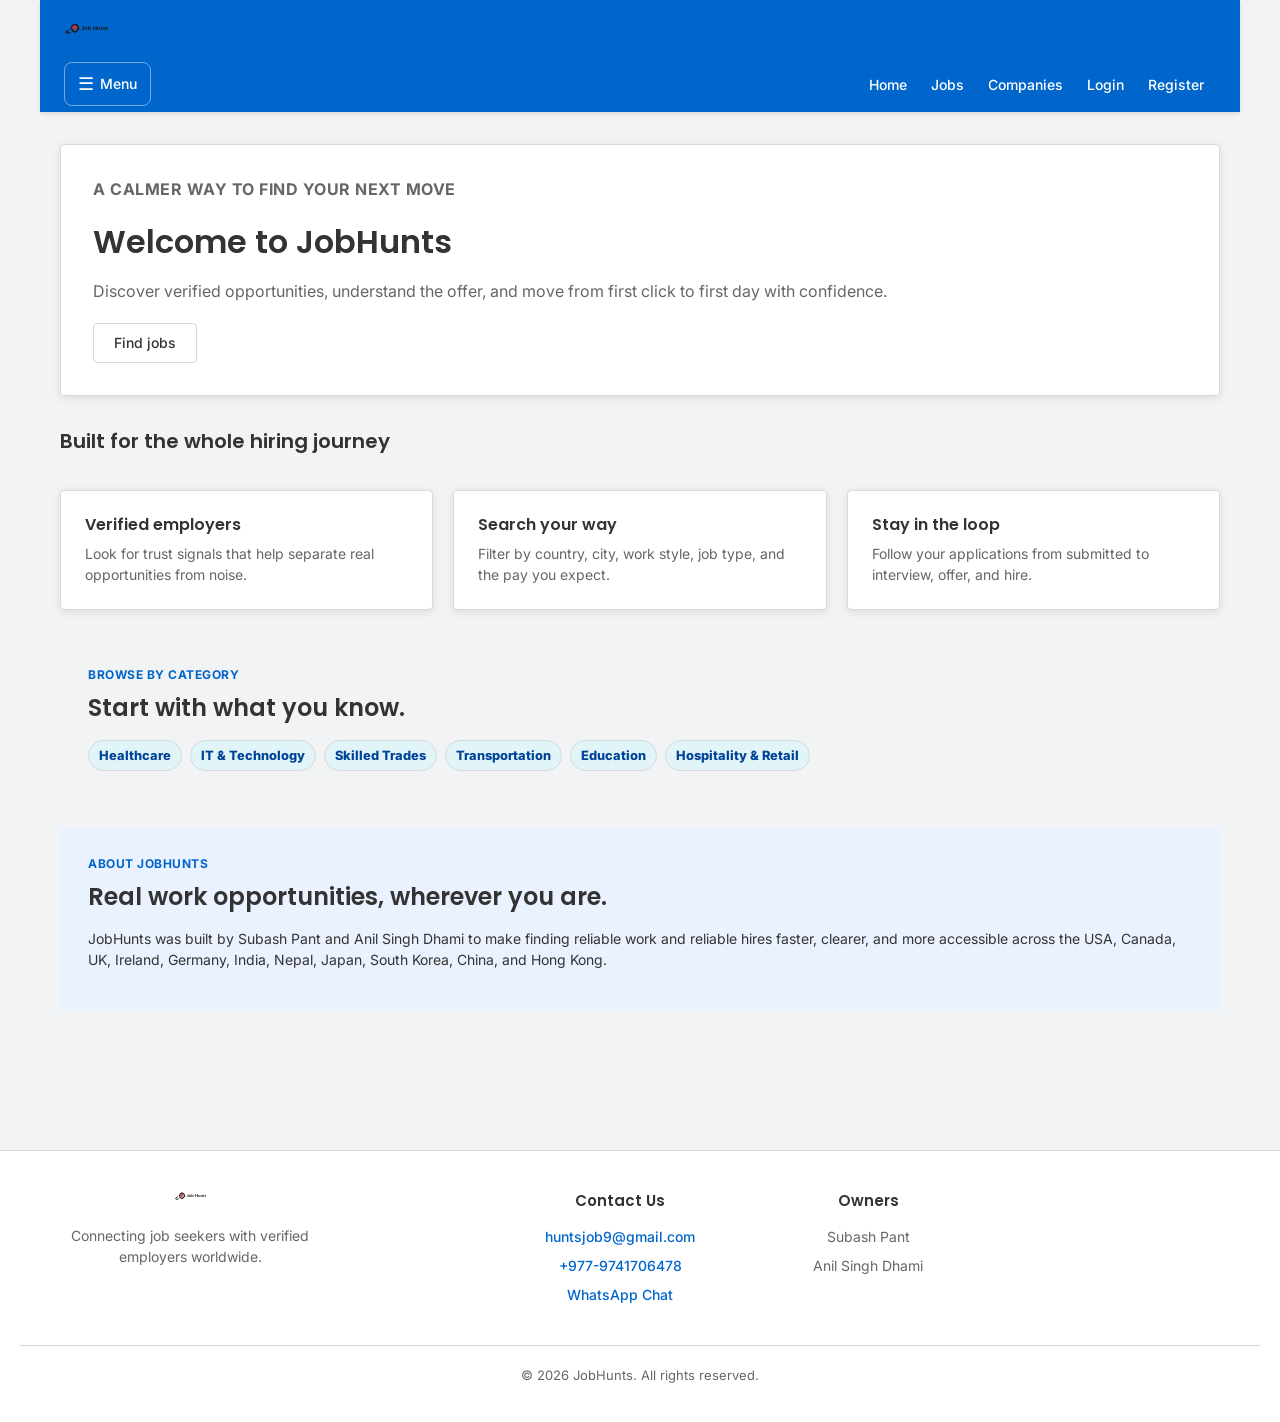
<file: index.html>
<!DOCTYPE html>
<html lang="en">
<head>
    <meta charset="UTF-8">
    <meta name="viewport" content="width=device-width, initial-scale=1.0">
    <title>JobHunts - Home</title>
    <link rel="stylesheet" href="css/style.css">
    <link rel="icon" href="assets/icons/favicon.svg" type="image/svg+xml">
</head>
<body>
    <header>
        <div class="logo">
            <img src="assets/images/logo.svg" alt="Job Hunts Logo">
        </div>
        <nav>
            <ul>
                <li><a href="index.html">Home</a></li>
                <li><a href="jobs.html">Jobs</a></li>
                <li><a href="companies.html">Companies</a></li>
                <li><a href="login.html">Login</a></li>
                <li><a href="register.html">Register</a></li>
            </ul>
        </nav>
    </header>
    <main>
        <section class="hero">
            <p class="eyebrow">A calmer way to find your next move</p>
            <h1>Welcome to JobHunts</h1>
            <p>Discover verified opportunities, understand the offer, and move from first click to first day with confidence.</p>
            <a href="jobs.html" class="btn">Find jobs</a>
        </section>
        <section class="features">
            <h2>Built for the whole hiring journey</h2>
            <div class="feature"><h3>Verified employers</h3><p>Look for trust signals that help separate real opportunities from noise.</p></div>
            <div class="feature"><h3>Search your way</h3><p>Filter by country, city, work style, job type, and the pay you expect.</p></div>
            <div class="feature"><h3>Stay in the loop</h3><p>Follow your applications from submitted to interview, offer, and hire.</p></div>
        </section>
        <section style="margin-top:28px;padding:28px">
            <p class="eyebrow">Browse by category</p><h2>Start with what you know.</h2>
            <div class="job-meta"><a class="tag" href="jobs.html?category=Healthcare">Healthcare</a><a class="tag" href="jobs.html?category=IT%20%26%20Technology">IT &amp; Technology</a><a class="tag" href="jobs.html?category=Skilled%20Trades">Skilled Trades</a><a class="tag" href="jobs.html?category=Transportation">Transportation</a><a class="tag" href="jobs.html?category=Education">Education</a><a class="tag" href="jobs.html?category=Hospitality%20%26%20Retail">Hospitality &amp; Retail</a></div>
        </section>
        <section style="margin-top:20px;padding:28px;background:#eaf1ff">
            <p class="eyebrow">About JobHunts</p><h2>Real work opportunities, wherever you are.</h2>
            <p>JobHunts was built by Subash Pant and Anil Singh Dhami to make finding reliable work and reliable hires faster, clearer, and more accessible across the USA, Canada, UK, Ireland, Germany, India, Nepal, Japan, South Korea, China, and Hong Kong.</p>
        </section>
    </main>
    <footer>
        <div class="footer-content">
            <div class="footer-brand">
                <img src="assets/images/logo.svg" alt="JobHunts Logo" class="footer-logo">
                <p>Connecting job seekers with verified employers worldwide.</p>
            </div>
            <div class="footer-contact">
                <h3>Contact Us</h3>
                <p><a href="mailto:huntsjob9@gmail.com?subject=Job Application" class="contact-link">huntsjob9@gmail.com</a></p>
                <p><a href="tel:+9779741706478" class="contact-link">+977-9741706478</a></p>
                <p><a href="https://wa.me/9779741706478" class="contact-link">WhatsApp Chat</a></p>
            </div>
            <div class="footer-owners">
                <h3>Owners</h3>
                <p>Subash Pant</p>
                <p>Anil Singh Dhami</p>
            </div>
        </div>
        <p>&copy; 2026 JobHunts. All rights reserved.</p>
    </footer>
    <script src="js/app.js"></script>
    <script src="js/menu.js"></script>
    <script src="js/i18n.js"></script>
</body>
</html>
</file>
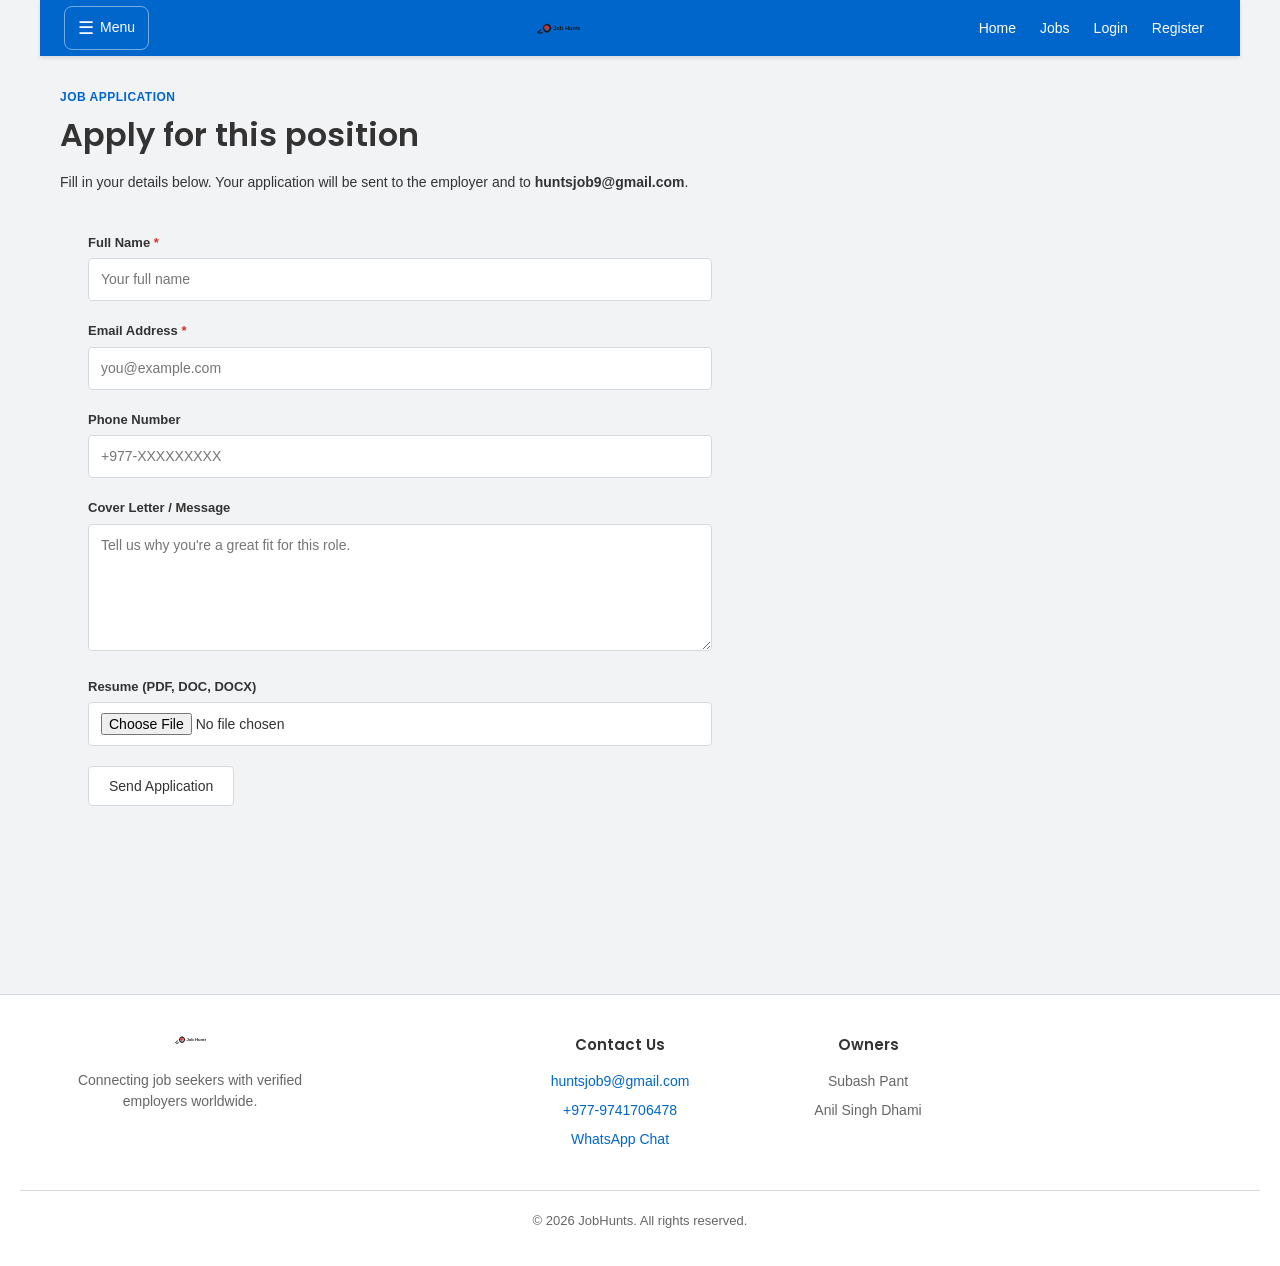
<file: apply.html>
<!DOCTYPE html>
<html lang="en">
<head>
    <meta charset="UTF-8">
    <meta name="viewport" content="width=device-width, initial-scale=1.0">
    <title>Apply for a Job - JobHunts</title>
    <link rel="stylesheet" href="css/style.css">
    <link rel="stylesheet" href="css/responsive.css">
</head>
<body>
    <header>
        <nav>
            <a href="index.html" class="logo"><img src="assets/images/logo.svg" alt="Job Hunts Logo"></a>
            <ul>
                <li><a href="index.html">Home</a></li>
                <li><a href="jobs.html">Jobs</a></li>
                <li><a href="login.html">Login</a></li>
                <li><a href="register.html">Register</a></li>
            </ul>
        </nav>
    </header>
    <main>
        <p class="eyebrow">Job Application</p>
        <h1>Apply for this position</h1>
        <p>Fill in your details below. Your application will be sent to the employer and to <strong>huntsjob9@gmail.com</strong>.</p>

        <form id="application-form" action="https://formspree.io/f/mgakzpgq" method="POST" novalidate>
            <input type="hidden" name="recipient" value="huntsjob9@gmail.com">
            <input type="hidden" name="job-title" id="form-job-title">

            <div class="form-group">
                <label for="applicant-name">Full Name <span class="required">*</span></label>
                <input type="text" id="applicant-name" name="name" required placeholder="Your full name">
            </div>

            <div class="form-group">
                <label for="applicant-email">Email Address <span class="required">*</span></label>
                <input type="email" id="applicant-email" name="email" required placeholder="you@example.com">
            </div>

            <div class="form-group">
                <label for="applicant-phone">Phone Number</label>
                <input type="tel" id="applicant-phone" name="phone" placeholder="+977-XXXXXXXXX">
            </div>

            <div class="form-group">
                <label for="applicant-cover-letter">Cover Letter / Message</label>
                <textarea id="applicant-cover-letter" name="message" rows="5" placeholder="Tell us why you're a great fit for this role."></textarea>
            </div>

            <div class="form-group">
                <label for="applicant-resume">Resume (PDF, DOC, DOCX)</label>
                <input type="file" id="applicant-resume" name="resume" accept=".pdf,.doc,.docx">
            </div>

            <div class="form-group form-actions">
                <button type="submit" class="btn submit-btn">Send Application</button>
                <button type="button" class="btn mailto-fallback-btn" style="display:none;margin-left:10px">Or send via email</button>
            </div>
            <p id="form-status" style="margin-top:12px"></p>
        </form>
    </main>

    <footer>
        <div class="footer-content">
            <div class="footer-brand">
                <img src="assets/images/logo.svg" alt="JobHunts Logo" class="footer-logo">
                <p>Connecting job seekers with verified employers worldwide.</p>
            </div>
            <div class="footer-contact">
                <h3>Contact Us</h3>
                <p><a href="mailto:huntsjob9@gmail.com?subject=Job Application" class="contact-link">huntsjob9@gmail.com</a></p>
                <p><a href="tel:+9779741706478" class="contact-link">+977-9741706478</a></p>
                <p><a href="https://wa.me/9779741706478" class="contact-link">WhatsApp Chat</a></p>
            </div>
            <div class="footer-owners">
                <h3>Owners</h3>
                <p>Subash Pant</p>
                <p>Anil Singh Dhami</p>
            </div>
        </div>
        <p>&copy; 2026 JobHunts. All rights reserved.</p>
    </footer>
    <script src="js/menu.js"></script>
    <script src="js/i18n.js"></script>
    <script>
    (function() {
        const params = new URLSearchParams(window.location.search);
        const jobId = params.get('id');
        const jobTitleInput = document.getElementById('form-job-title');
        const form = document.getElementById('application-form');
        const status = document.getElementById('form-status');

        if (jobId) {
            fetch('/api/jobs/')
                .then(r => r.json())
                .then(jobs => {
                    const job = jobs.find(j => String(j.id) === jobId);
                    if (job && jobTitleInput) {
                        jobTitleInput.value = job.title;
                        document.querySelector('h1').textContent = 'Apply for ' + job.title;
                    }
                })
                .catch(() => {});
        }

        form.addEventListener('submit', function(e) {
            e.preventDefault();
            const formData = new FormData(form);
            const submitBtn = form.querySelector('.submit-btn');
            submitBtn.textContent = 'Sending...';
            submitBtn.disabled = true;

            fetch(form.action, {
                method: 'POST',
                body: formData,
                headers: { 'Accept': 'application/json' }
            })
            .then(response => {
                if (response.ok) {
                    status.textContent = 'Application sent successfully!';
                    status.style.color = '#16a34a';
                    form.reset();
                    submitBtn.textContent = 'Send Application';
                    submitBtn.disabled = false;
                } else {
                    throw new Error('Formspree failed');
                }
            })
            .catch(err => {
                const name = formData.get('name') || '';
                const email = formData.get('email') || '';
                const phone = formData.get('phone') || '';
                const message = formData.get('message') || '';
                const jobTitle = jobTitleInput ? jobTitleInput.value : 'Job Application';

                const subject = encodeURIComponent('Job Application - ' + jobTitle);
                const body = encodeURIComponent(
                    'Name: ' + name + '\n' +
                    'Email: ' + email + '\n' +
                    'Phone: ' + phone + '\n' +
                    'Job: ' + jobTitle + '\n\n' +
                    'Message:\n' + message
                );

                status.textContent = 'Opening your email app to send the application...';
                status.style.color = '#f59e0b';
                window.location.href = 'mailto:huntsjob9@gmail.com?subject=' + subject + '&body=' + body;

                submitBtn.textContent = 'Send Application';
                submitBtn.disabled = false;
            });
        });
    })();
    </script>
</body>
</html>
</file>
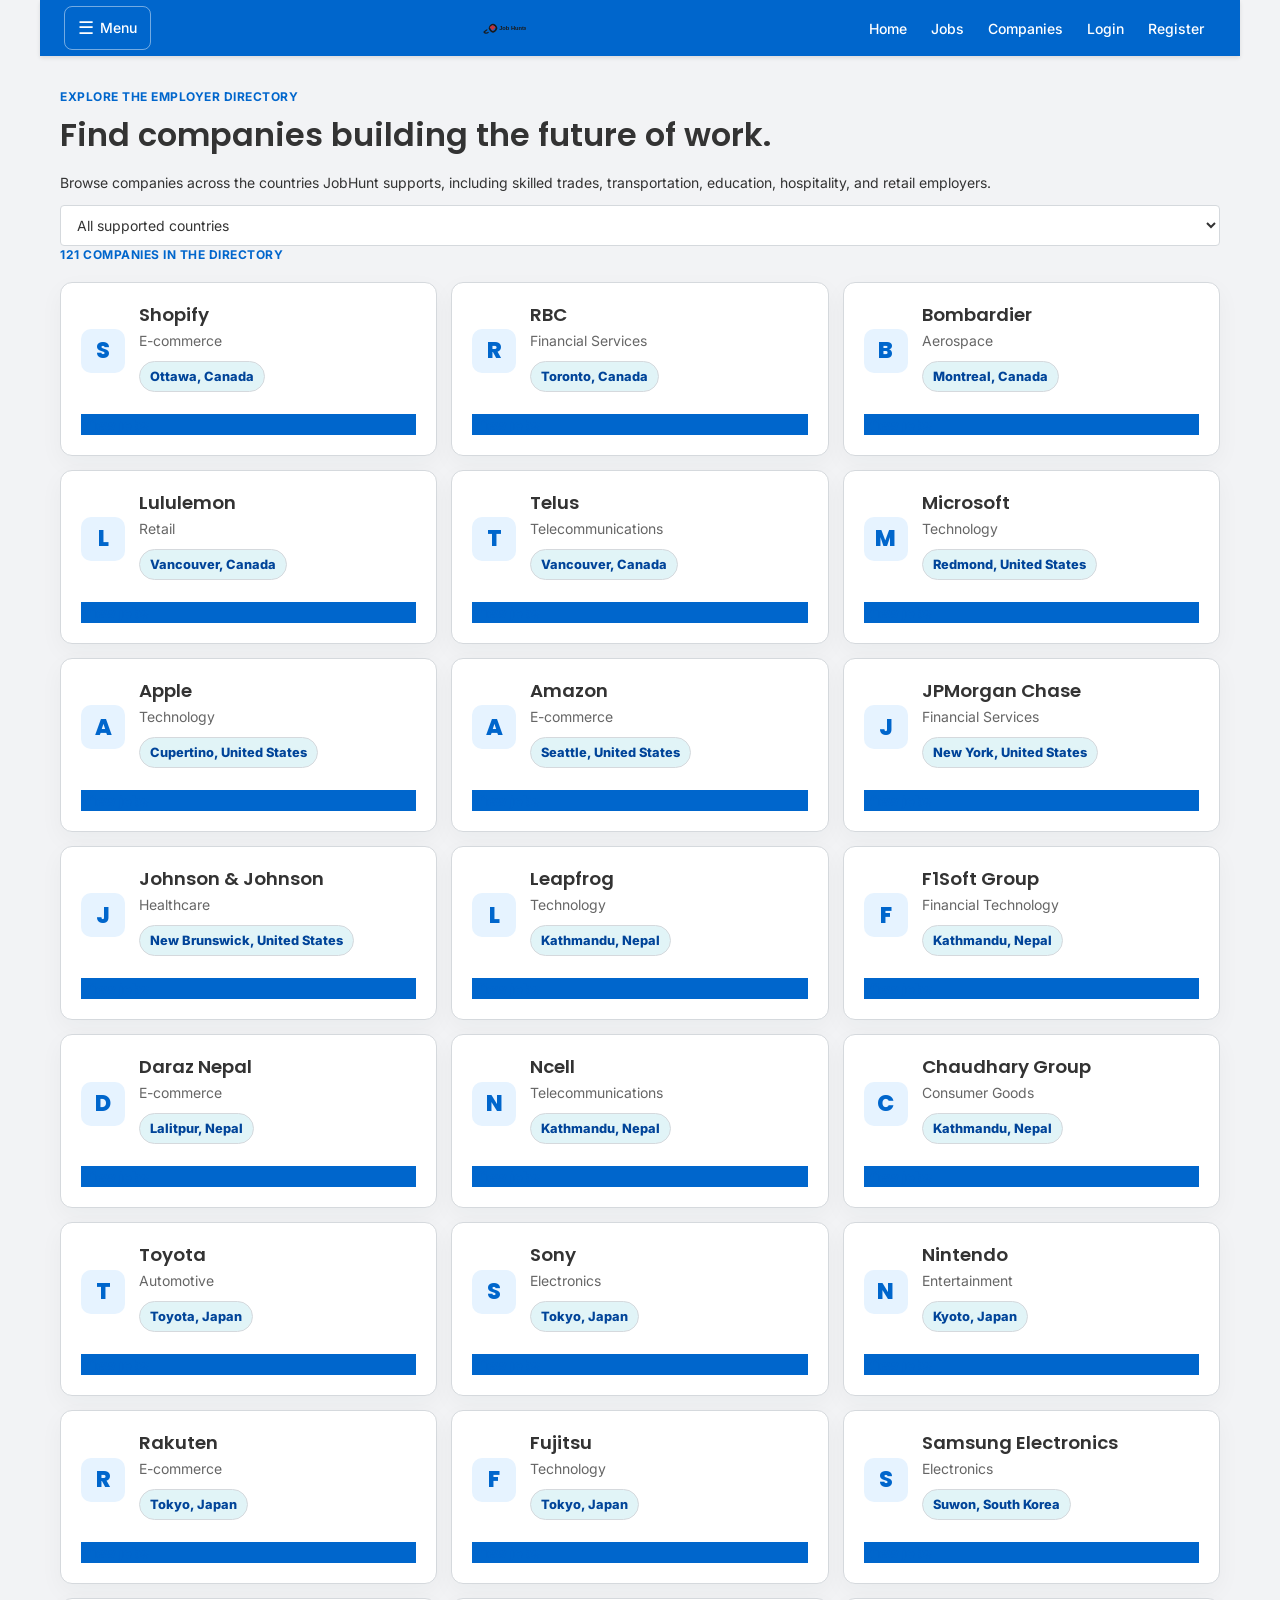
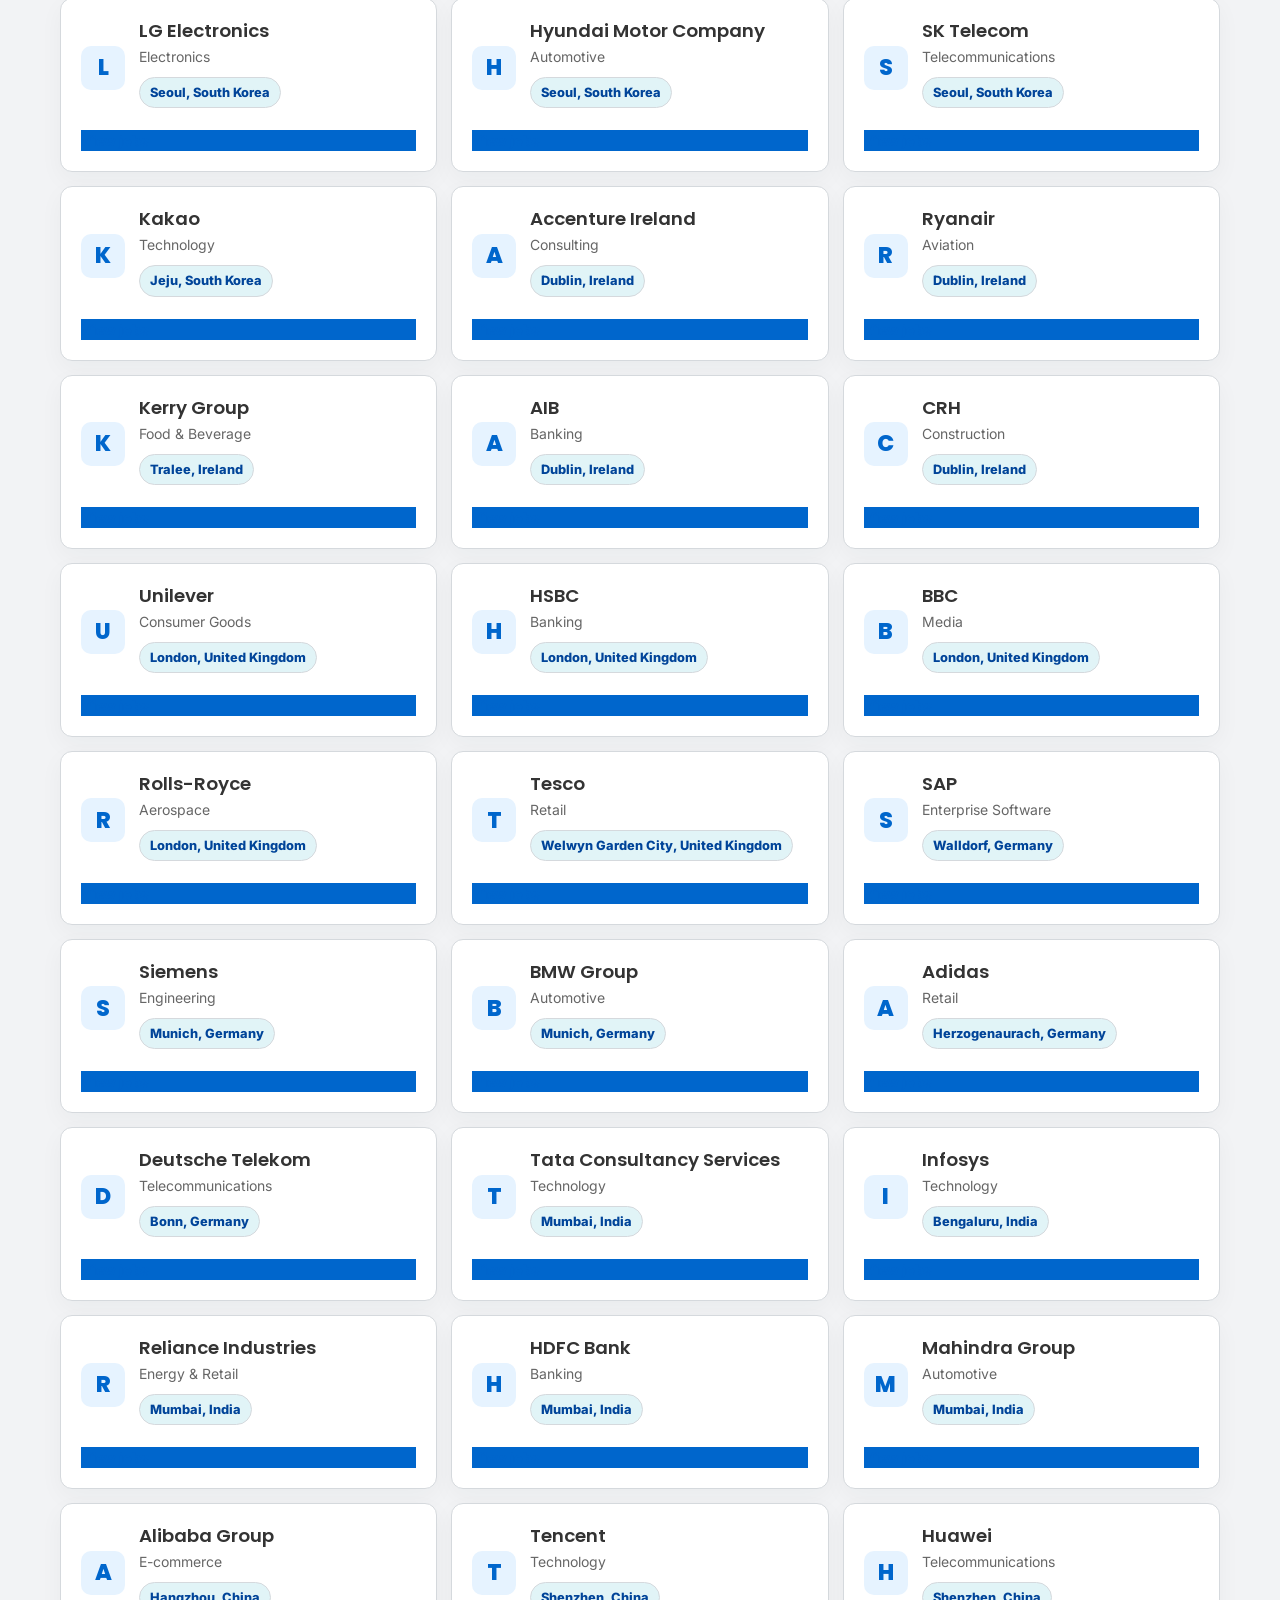
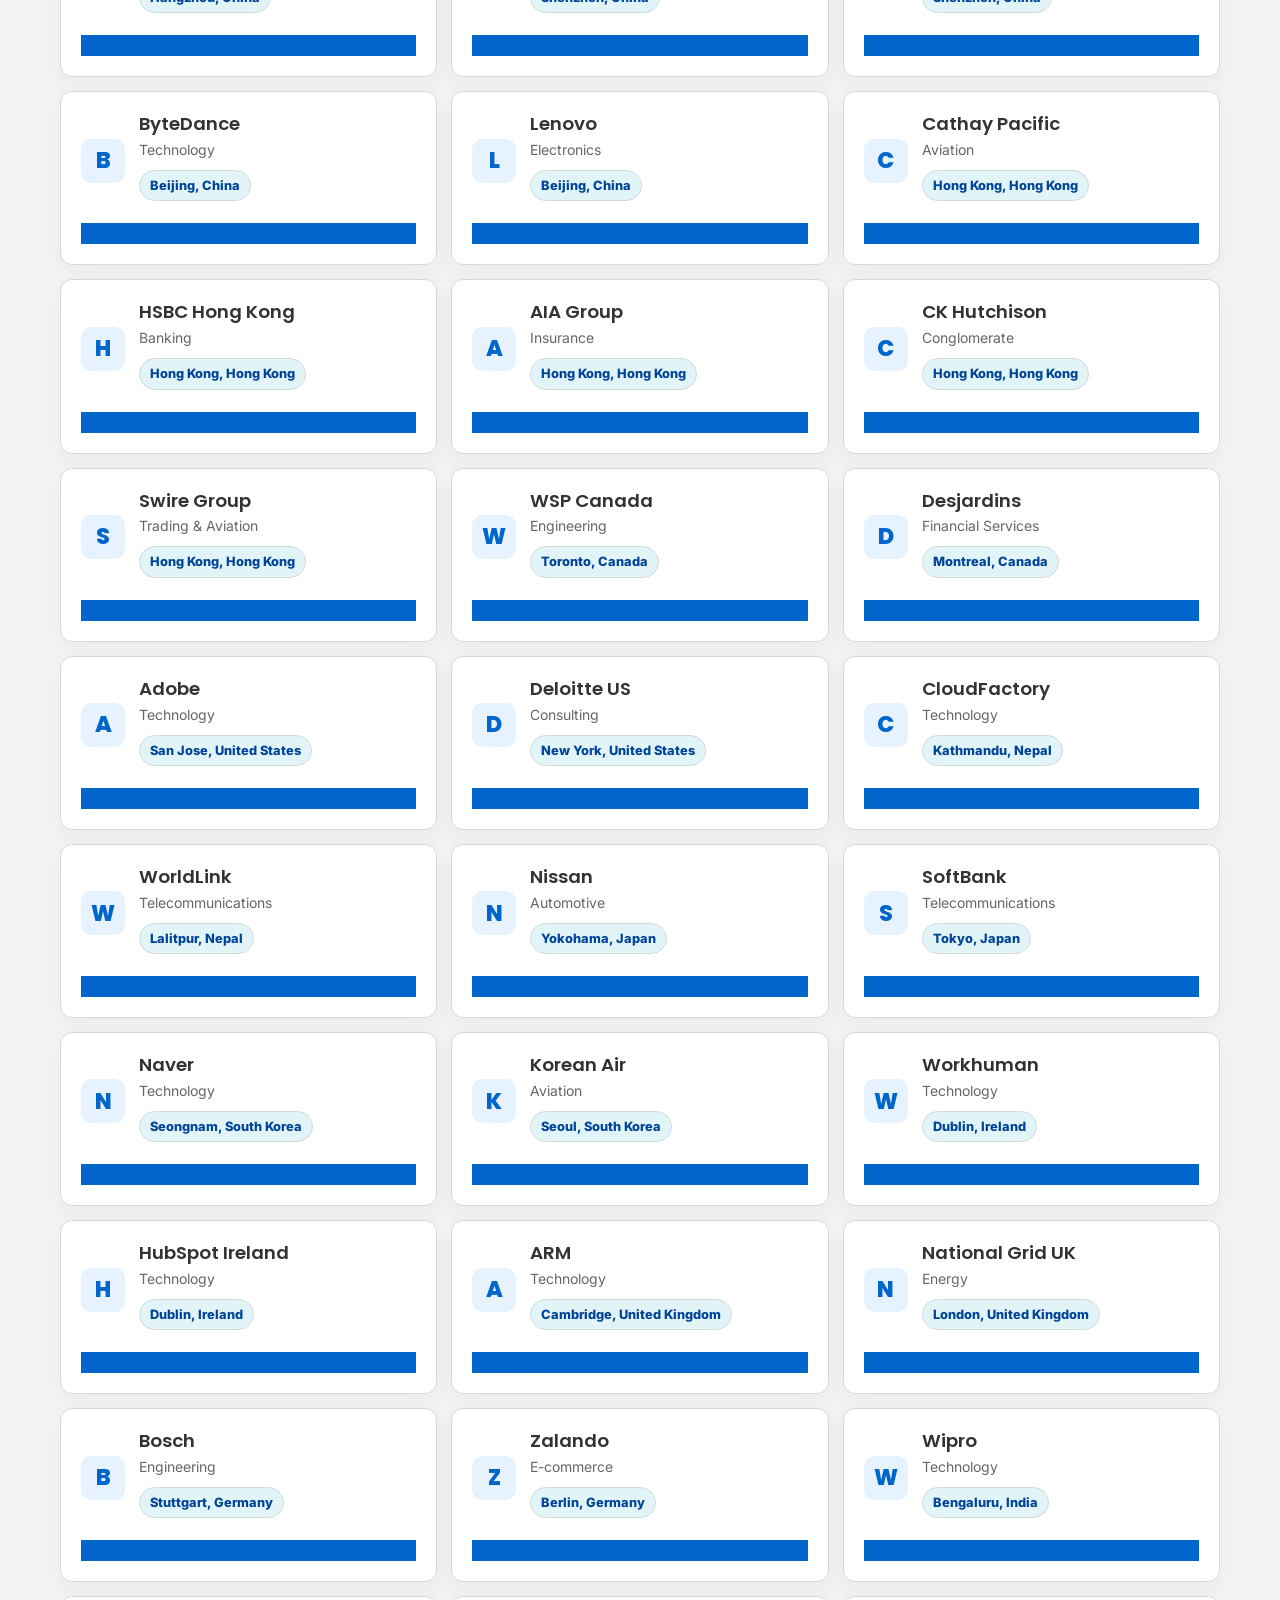
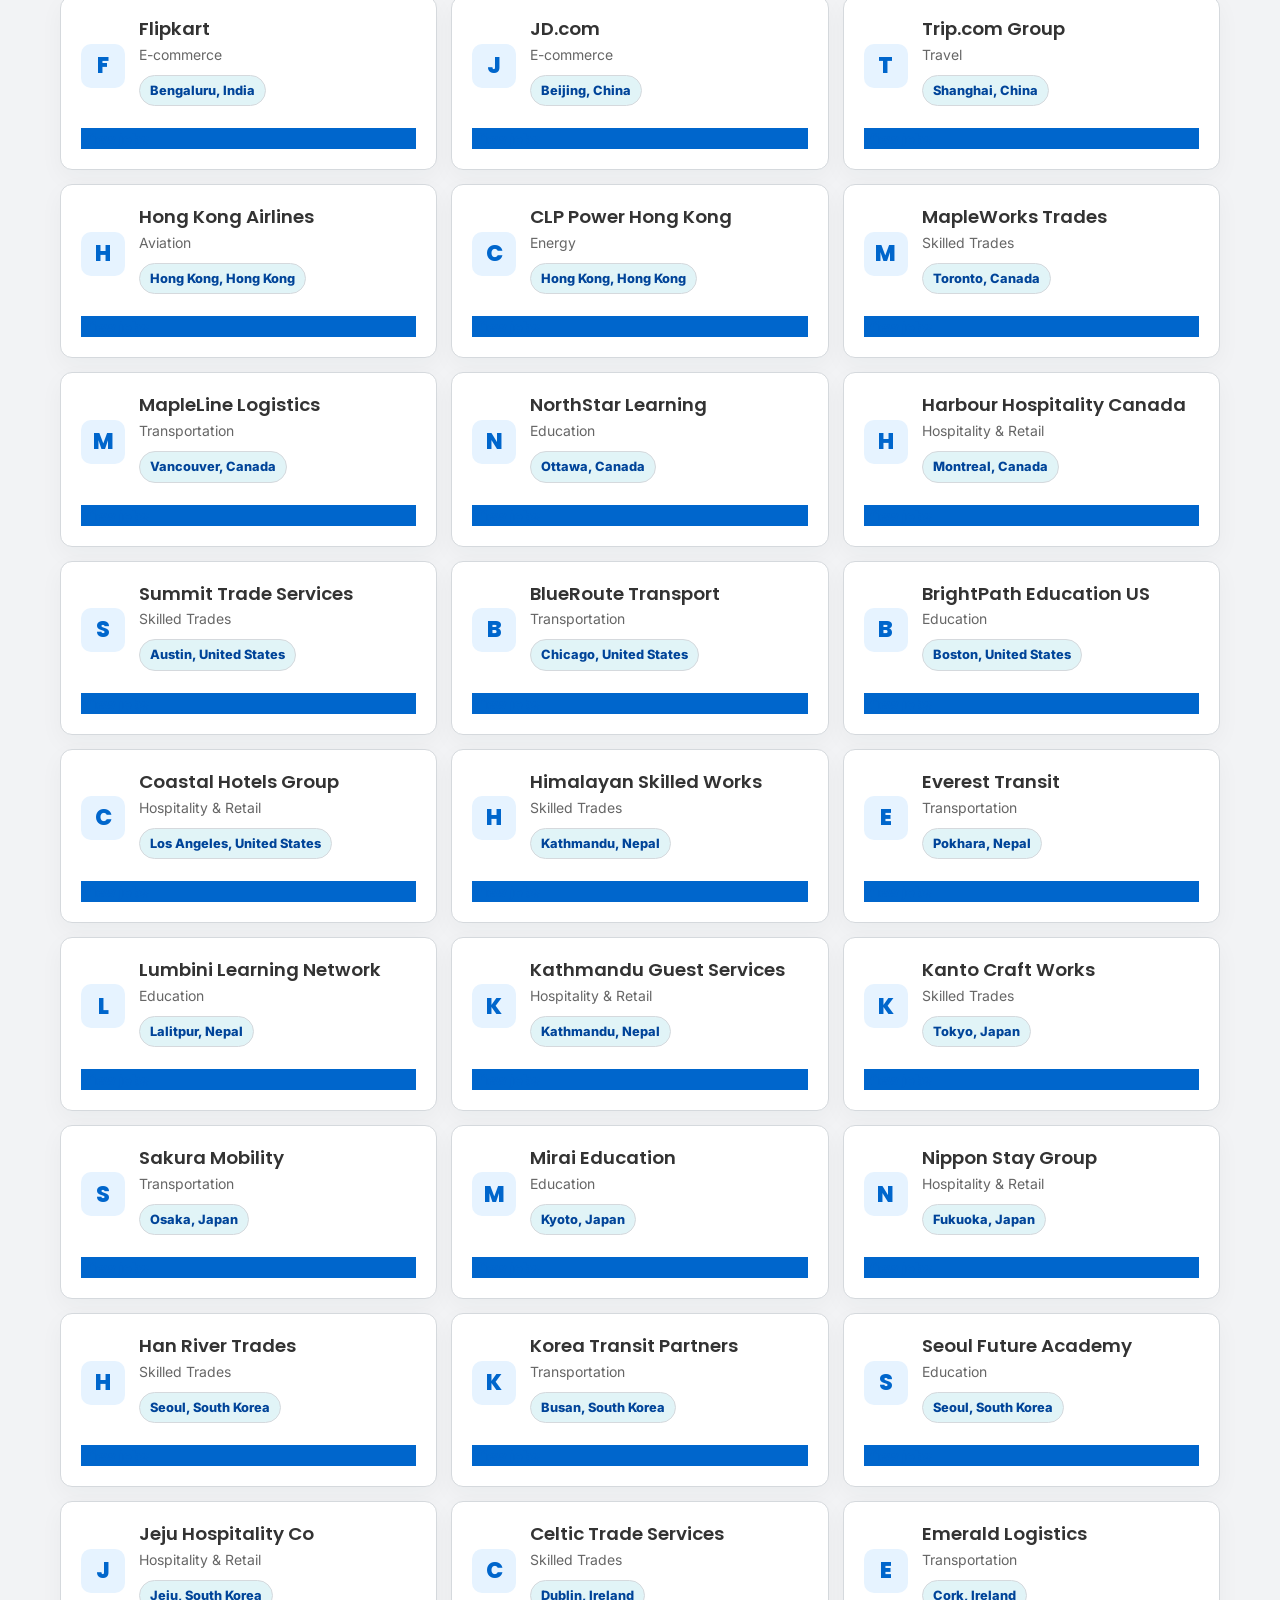
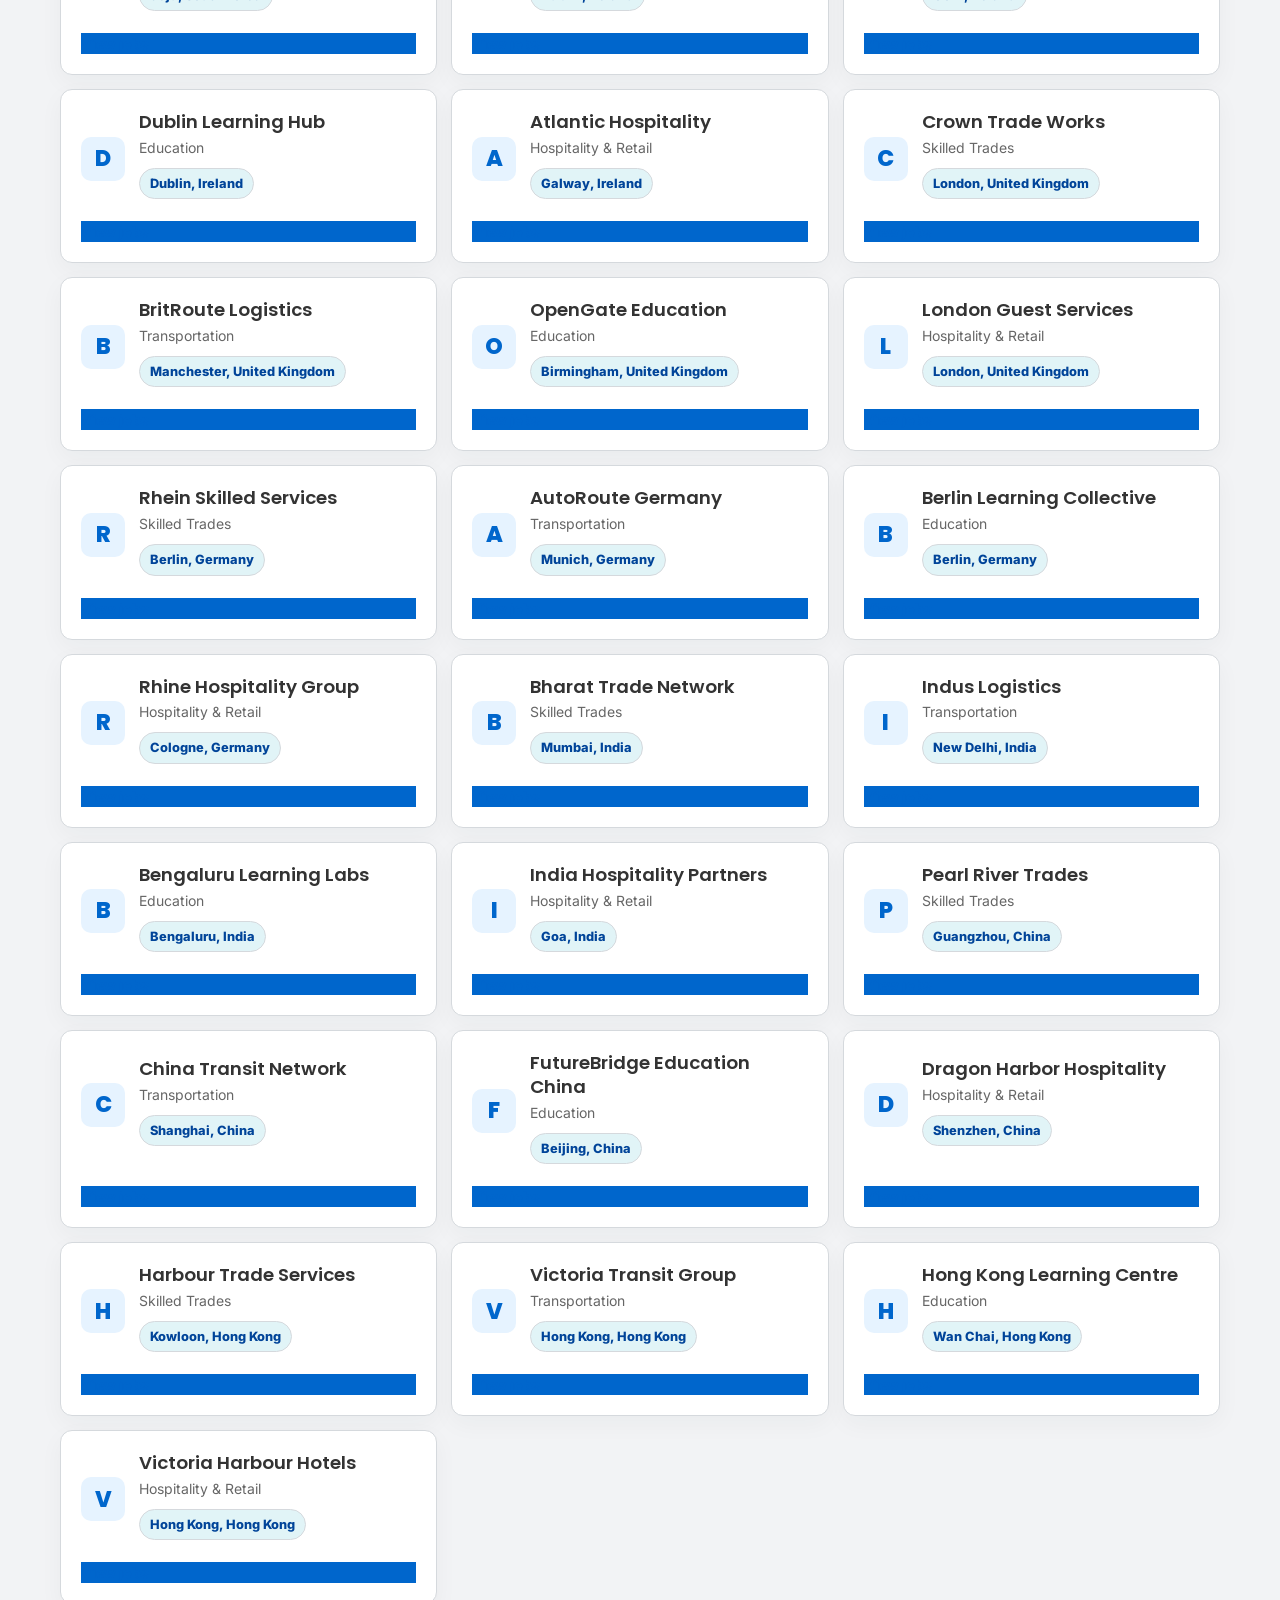
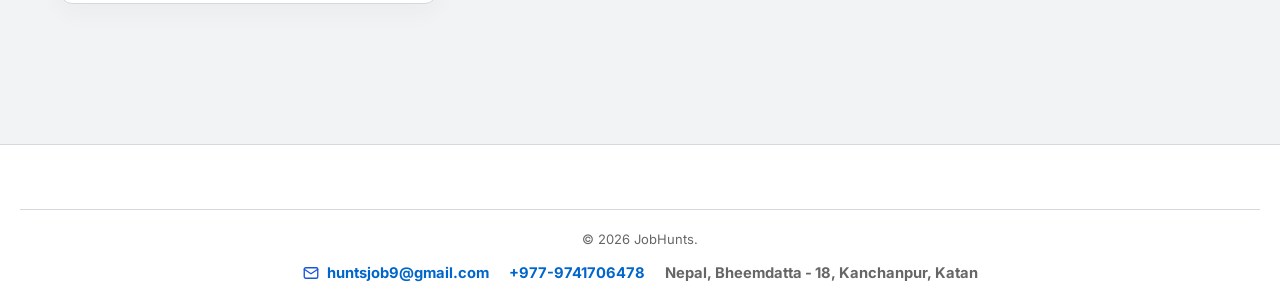
<file: companies.html>
<!DOCTYPE html>
<html lang="en">
<head>
    <meta charset="UTF-8">
    <meta name="viewport" content="width=device-width, initial-scale=1.0">
    <title>Companies - JobHunts</title>
    <link rel="stylesheet" href="css/style.css">
</head>
<body>
    <header>
        <nav>
            <div class="logo">
                <img src="assets/images/logo.svg" alt="Job Hunts Logo">
            </div>
            <ul>
                <li><a href="index.html">Home</a></li>
                <li><a href="jobs.html">Jobs</a></li>
                <li><a href="companies.html">Companies</a></li>
                <li><a href="login.html">Login</a></li>
                <li><a href="register.html">Register</a></li>
            </ul>
        </nav>
    </header>
    <main>
        <p class="eyebrow">Explore the employer directory</p>
        <h1>Find companies building the future of work.</h1>
        <p>Browse companies across the countries JobHunt supports, including skilled trades, transportation, education, hospitality, and retail employers.</p>
        <select id="company-country" aria-label="Filter companies by country"><option value="">All supported countries</option></select>
        <p id="company-count" class="eyebrow"></p>
        <section id="company-list" class="company-list"></section>
    </main>
    <footer>
        <p>&copy; 2026 JobHunts.</p>
        <div class="company-contact">
            <a href="mailto:huntsjob9@gmail.com?subject=Job Application"><img src="assets/icons/email.svg" alt="Email JobHunts"> huntsjob9@gmail.com</a>
            <a href="tel:+9779741706478">+977-9741706478</a>
            <strong>Nepal, Bheemdatta - 18, Kanchanpur, Katan</strong>
        </div>
    </footer>
    <script src="js/app.js"></script>
    <script src="js/companies.js"></script>
    <script src="js/menu.js"></script>
    <script src="js/i18n.js"></script>
</body>
</html>
</file>
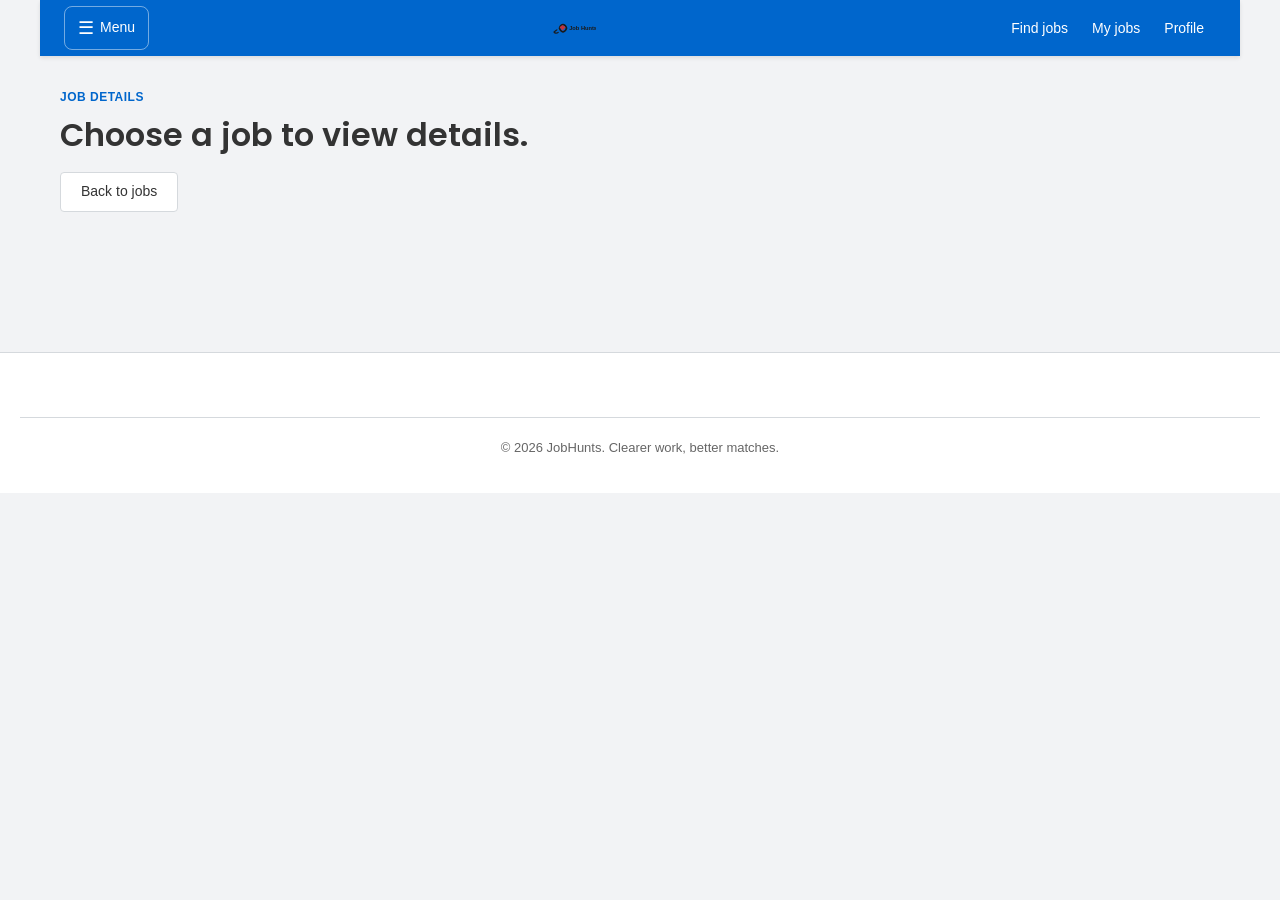
<file: job-details.html>
<!DOCTYPE html>
<html lang="en"><head><meta charset="UTF-8"><meta name="viewport" content="width=device-width, initial-scale=1.0"><title>Job details - JobHunts</title><link rel="stylesheet" href="css/style.css"><link rel="stylesheet" href="css/responsive.css"></head>
<body><header><nav><a href="index.html" class="logo"><img src="assets/images/logo.svg" alt="Job Hunts Logo"></a><ul><li><a href="jobs.html">Find jobs</a></li><li><a href="dashboard.html">My jobs</a></li><li><a href="profile.html">Profile</a></li></ul></nav></header>
<main><p class="eyebrow">Job details</p><div id="job-detail"><h1>Loading opportunity...</h1></div></main><footer><p>&copy; 2026 JobHunts. Clearer work, better matches.</p></footer><script src="js/job-details.js?v=2"></script><script src="js/menu.js"></script></body></html>
</file>
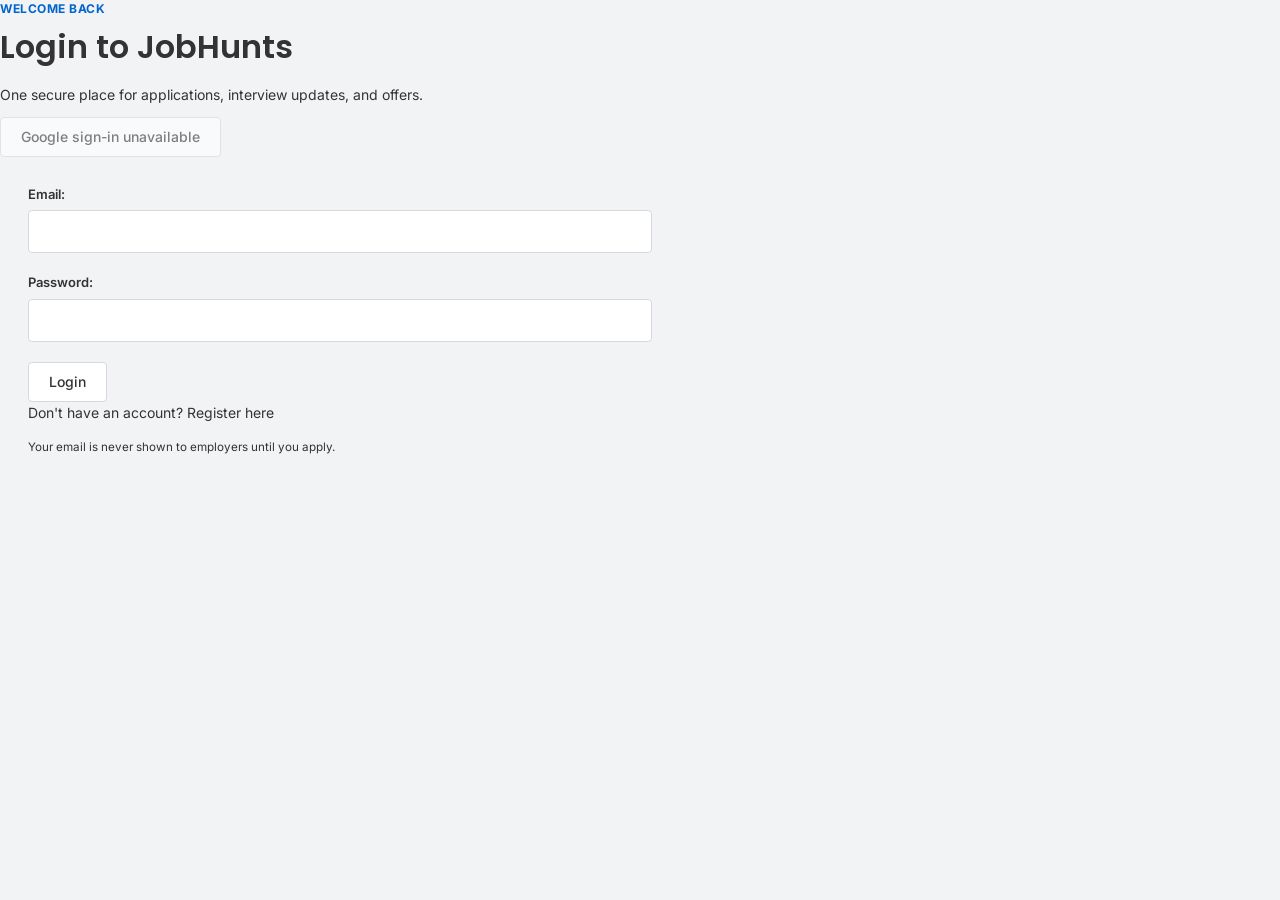
<file: login.html>
<!DOCTYPE html>
<html lang="en">
<head>
    <meta charset="UTF-8">
    <meta name="viewport" content="width=device-width, initial-scale=1.0">
    <title>Login - JobHunts</title>
    <link rel="stylesheet" href="css/style.css">
    <link rel="icon" href="assets/icons/favicon.svg" type="image/svg+xml">
</head>
<body>
    <div class="container">
        <p class="eyebrow">Welcome back</p><h1>Login to JobHunts</h1>
        <p>One secure place for applications, interview updates, and offers.</p>
        <button type="button" class="button" disabled>Google sign-in unavailable</button>
        <form id="login-form">
            <div class="form-group">
                <label for="email">Email:</label>
                <input type="email" id="email" name="email" required>
            </div>
            <div class="form-group">
                <label for="password">Password:</label>
                <input type="password" id="password" name="password" required>
            </div>
            <button type="submit">Login</button>
            <p>Don't have an account? <a href="register.html">Register here</a></p><small>Your email is never shown to employers until you apply.</small>
        </form><p id="auth-message" role="alert"></p>
    </div>
    <script src="js/auth.js?v=2"></script>
    <script src="js/menu.js"></script>
    <script src="js/i18n.js"></script>
</body>
</html>
</file>
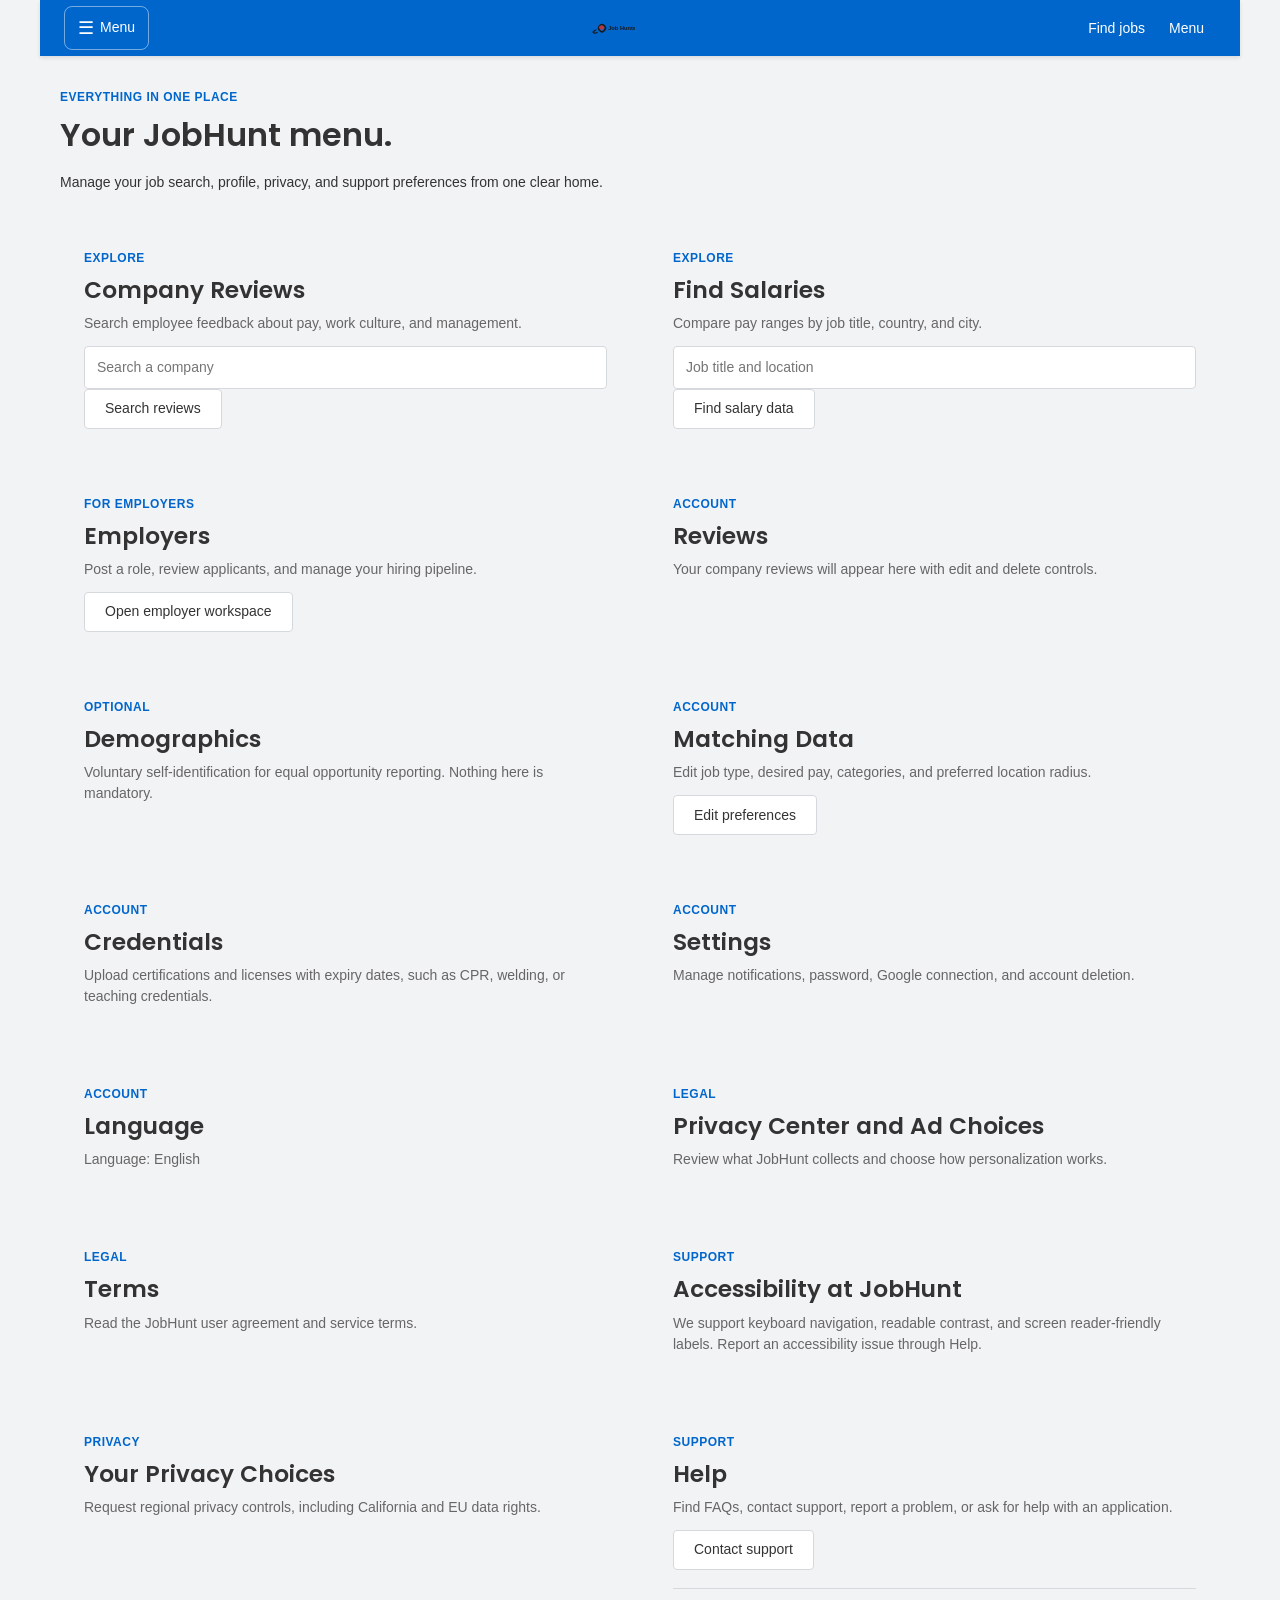
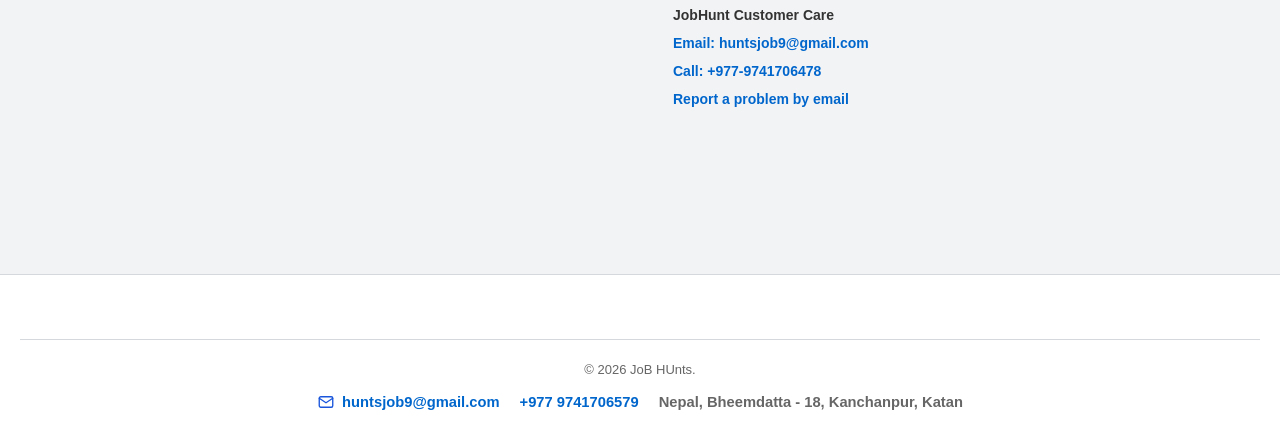
<file: menu.html>
<!DOCTYPE html>
<html lang="en"><head><meta charset="UTF-8"><meta name="viewport" content="width=device-width, initial-scale=1.0"><title>JobHunt menu</title><link rel="stylesheet" href="css/style.css"><link rel="stylesheet" href="css/responsive.css"></head>
<body><header><nav><a href="index.html" class="logo"><img src="assets/images/logo.svg" alt="Job Hunts Logo"></a><ul><li><a href="jobs.html">Find jobs</a></li><li><a class="active" href="menu.html">Menu</a></li></ul></nav></header>
<main><p class="eyebrow">Everything in one place</p><h1>Your JobHunt menu.</h1><p>Manage your job search, profile, privacy, and support preferences from one clear home.</p><div class="menu-hub-grid"><section id="company-reviews"><p class="eyebrow">Explore</p><h2>Company Reviews</h2><p>Search employee feedback about pay, work culture, and management.</p><input placeholder="Search a company"><button type="button">Search reviews</button></section><section id="find-salaries"><p class="eyebrow">Explore</p><h2>Find Salaries</h2><p>Compare pay ranges by job title, country, and city.</p><input placeholder="Job title and location"><button type="button">Find salary data</button></section><section id="employers"><p class="eyebrow">For employers</p><h2>Employers</h2><p>Post a role, review applicants, and manage your hiring pipeline.</p><a class="button" href="employer-dashboard.html">Open employer workspace</a></section><section id="reviews"><p class="eyebrow">Account</p><h2>Reviews</h2><p>Your company reviews will appear here with edit and delete controls.</p></section><section id="demographics"><p class="eyebrow">Optional</p><h2>Demographics</h2><p>Voluntary self-identification for equal opportunity reporting. Nothing here is mandatory.</p></section><section id="matching-data"><p class="eyebrow">Account</p><h2>Matching Data</h2><p>Edit job type, desired pay, categories, and preferred location radius.</p><a class="button" href="onboarding.html">Edit preferences</a></section><section id="credentials"><p class="eyebrow">Account</p><h2>Credentials</h2><p>Upload certifications and licenses with expiry dates, such as CPR, welding, or teaching credentials.</p></section><section id="settings"><p class="eyebrow">Account</p><h2>Settings</h2><p>Manage notifications, password, Google connection, and account deletion.</p></section><section id="country-language"><p class="eyebrow">Account</p><h2>Country and Language</h2><p>Current country: United States · Language: English</p><select><option>English</option><option>Nepali</option><option>Japanese</option><option>Korean</option><option>German</option><option>Chinese</option><option>Hindi</option></select></section><section id="privacy"><p class="eyebrow">Legal</p><h2>Privacy Center and Ad Choices</h2><p>Review what JobHunt collects and choose how personalization works.</p></section><section id="terms"><p class="eyebrow">Legal</p><h2>Terms</h2><p>Read the JobHunt user agreement and service terms.</p></section><section id="accessibility"><p class="eyebrow">Support</p><h2>Accessibility at JobHunt</h2><p>We support keyboard navigation, readable contrast, and screen reader-friendly labels. Report an accessibility issue through Help.</p></section><section id="privacy-choices"><p class="eyebrow">Privacy</p><h2>Your Privacy Choices</h2><p>Request regional privacy controls, including California and EU data rights.</p></section><section id="help"><p class="eyebrow">Support</p><h2>Help</h2><p>Find FAQs, contact support, report a problem, or ask for help with an application.</p><a class="button" href="mailto:huntsjob9@gmail.com">Contact support</a></section></div></main><footer><p>&copy; 2026 JoB HUnts.</p><div class="company-contact"><a href="mailto:huntsjob9@gmail.com"><img src="assets/icons/email.svg" alt="Email JoB HUnts"> huntsjob9@gmail.com</a><a href="tel:+9779741706478">+977 9741706579</a><strong>Nepal, Bheemdatta - 18, Kanchanpur, Katan</strong></div></footer><script src="js/menu.js"></script></body></html>
</file>
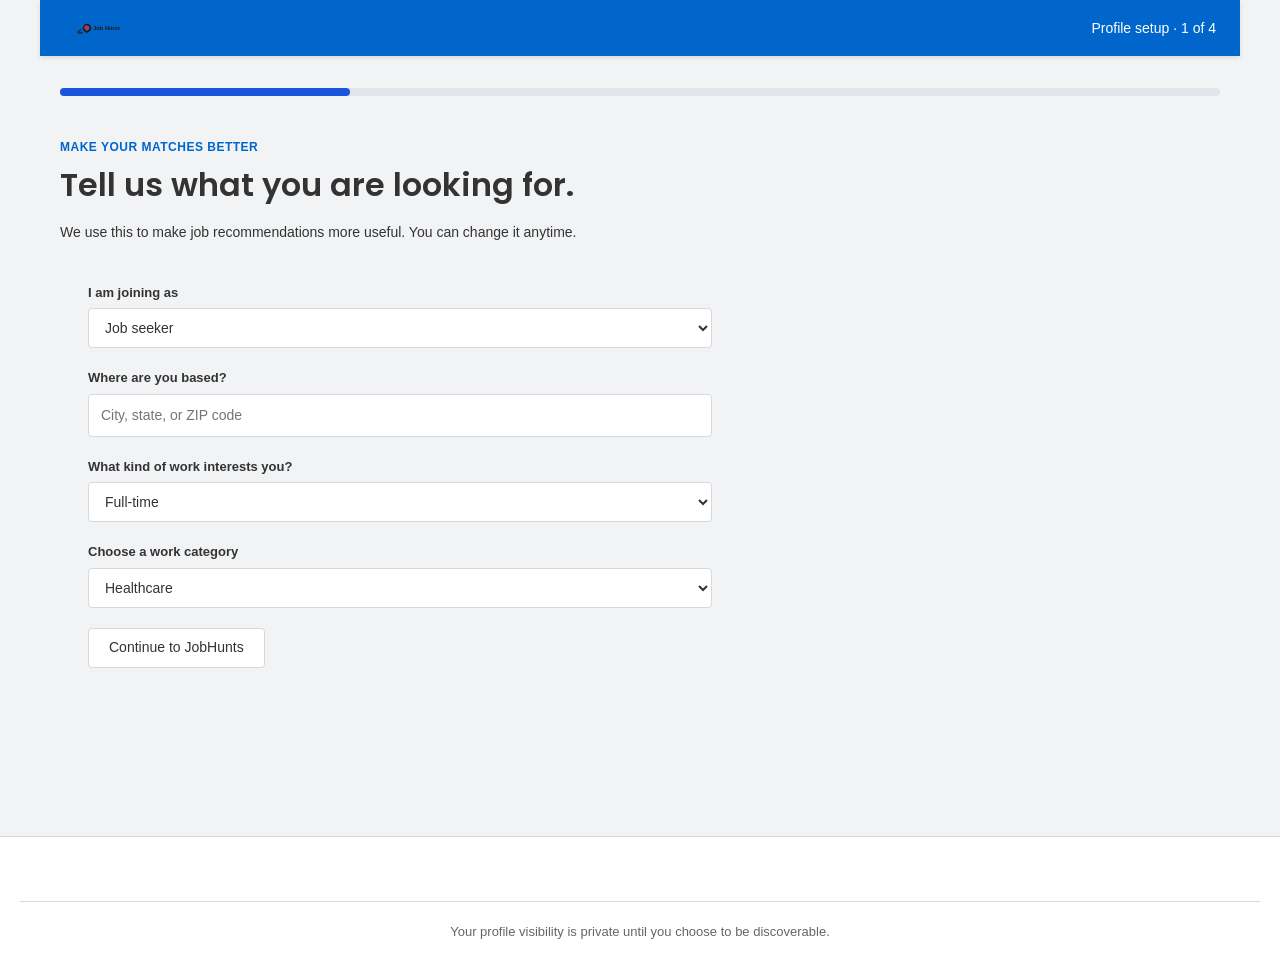
<file: onboarding.html>
<!DOCTYPE html>
<html lang="en">
<head><meta charset="UTF-8"><meta name="viewport" content="width=device-width, initial-scale=1.0"><title>Set up your JobHunts profile</title><link rel="stylesheet" href="css/style.css"><link rel="stylesheet" href="css/responsive.css"></head>
<body><header><nav><a href="index.html" class="logo"><img src="assets/images/logo.svg" alt="Job Hunts Logo"></a><span>Profile setup · 1 of 4</span></nav></header>
<main><div style="height:8px;background:#e2e5ea;border-radius:99px;margin-bottom:42px"><div style="height:100%;width:25%;background:#1a56db;border-radius:99px"></div></div><p class="eyebrow">Make your matches better</p><h1>Tell us what you are looking for.</h1><p>We use this to make job recommendations more useful. You can change it anytime.</p><form><div class="form-group"><label for="account-type">I am joining as</label><select id="account-type"><option>Job seeker</option><option>Employer</option></select></div><div class="form-group"><label for="location">Where are you based?</label><input id="location" placeholder="City, state, or ZIP code"></div><div class="form-group"><label for="work-type">What kind of work interests you?</label><select id="work-type"><option>Full-time</option><option>Part-time</option><option>Contract</option><option>Temporary</option><option>Internship</option></select></div><div class="form-group"><label for="category">Choose a work category</label><select id="category"><option>Healthcare</option><option>IT &amp; Technology</option><option>Skilled Trades</option><option>Transportation</option><option>Food Service</option><option>Education</option><option>Construction &amp; Labor</option><option>Hospitality &amp; Retail</option><option>Cleaning &amp; Maintenance</option></select></div><button type="button" onclick="window.location.href='jobs.html'">Continue to JobHunts</button></form></main><footer><p>Your profile visibility is private until you choose to be discoverable.</p></footer></body></html>
</file>
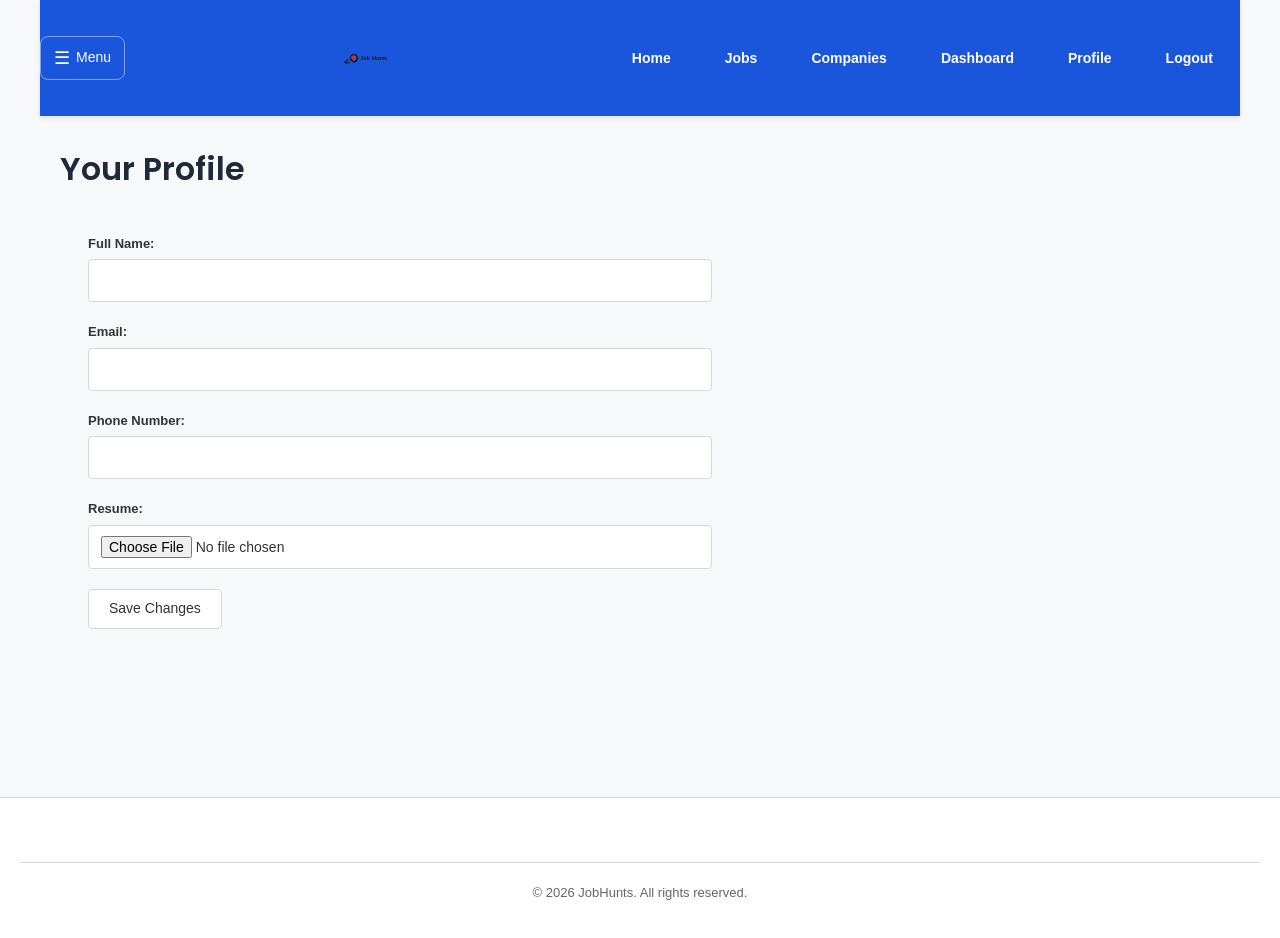
<file: profile.html>
<!DOCTYPE html>
<html lang="en">
<head>
    <meta charset="UTF-8">
    <meta name="viewport" content="width=device-width, initial-scale=1.0">
    <title>Profile - JobHunts</title>
    <link rel="stylesheet" href="css/style.css">
    <link rel="stylesheet" href="css/responsive.css">
    <link rel="stylesheet" href="css/theme.css">
</head>
<body>
    <header>
        <nav>
            <div class="logo">
                <img src="assets/images/logo.svg" alt="Job Hunts Logo">
            </div>
            <ul>
                <li><a href="index.html">Home</a></li>
                <li><a href="jobs.html">Jobs</a></li>
                <li><a href="companies.html">Companies</a></li>
                <li><a href="dashboard.html">Dashboard</a></li>
                <li><a href="profile.html" class="active">Profile</a></li>
                <li><a href="logout.html">Logout</a></li>
            </ul>
        </nav>
    </header>
    
    <main>
        <section class="profile-section">
            <h1>Your Profile</h1>
            <form id="profile-form">
                <div class="form-group">
                    <label for="full-name">Full Name:</label>
                    <input type="text" id="full-name" name="full-name" required>
                </div>
                <div class="form-group">
                    <label for="email">Email:</label>
                    <input type="email" id="email" name="email" required>
                </div>
                <div class="form-group">
                    <label for="phone">Phone Number:</label>
                    <input type="tel" id="phone" name="phone">
                </div>
                <div class="form-group">
                    <label for="resume">Resume:</label>
                    <input type="file" id="resume" name="resume">
                </div>
                <button type="submit">Save Changes</button>
            </form>
        </section>
    </main>

    <footer>
        <p>&copy; 2026 JobHunts. All rights reserved.</p>
    </footer>

    <script src="js/app.js"></script>
    <script src="js/auth.js?v=2"></script>
    <script src="js/dashboard.js"></script>
    <script src="js/main.js"></script>
    <script src="js/menu.js"></script>
    <script src="js/i18n.js"></script>
</body>
</html>
</file>
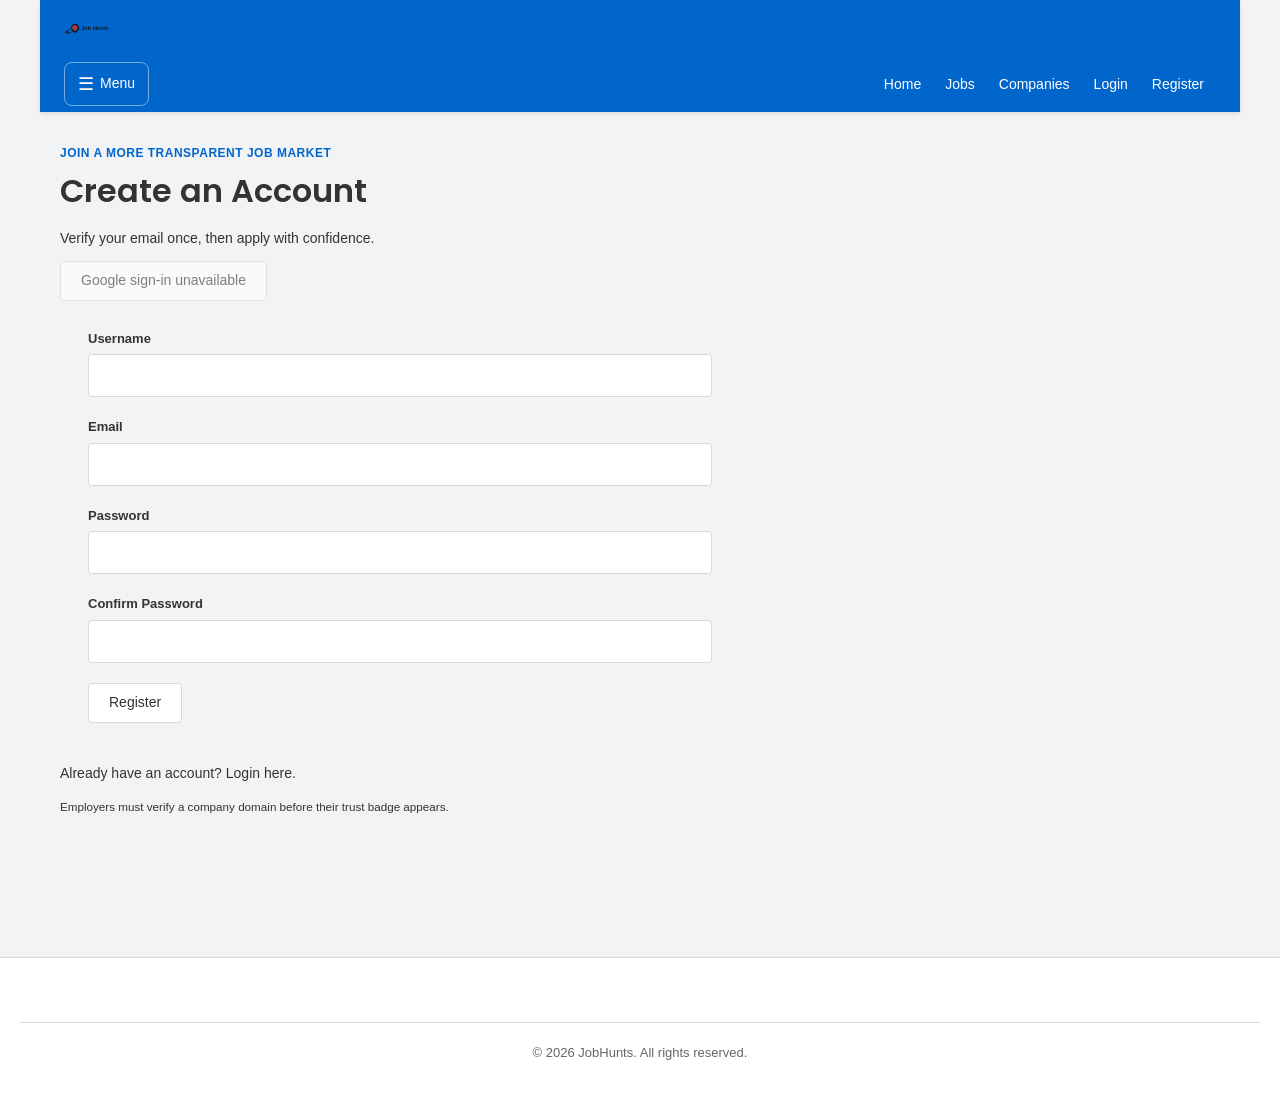
<file: register.html>
<!DOCTYPE html>
<html lang="en">
<head>
    <meta charset="UTF-8">
    <meta name="viewport" content="width=device-width, initial-scale=1.0">
    <title>Register - JobHunts</title>
    <link rel="stylesheet" href="css/style.css">
    <link rel="stylesheet" href="css/responsive.css">
</head>
<body>
    <header>
        <div class="logo">
            <img src="assets/images/logo.svg" alt="Job Hunts Logo">
        </div>
        <nav>
            <ul>
                <li><a href="index.html">Home</a></li>
                <li><a href="jobs.html">Jobs</a></li>
                <li><a href="companies.html">Companies</a></li>
                <li><a href="login.html">Login</a></li>
                <li><a href="register.html">Register</a></li>
            </ul>
        </nav>
    </header>

    <main>
        <p class="eyebrow">Join a more transparent job market</p><h1>Create an Account</h1>
        <p>Verify your email once, then apply with confidence.</p>
        <button type="button" class="button" disabled>Google sign-in unavailable</button>
        <form id="register-form">
            <div class="form-group">
                <label for="username">Username</label>
                <input type="text" id="username" name="username" required>
            </div>
            <div class="form-group">
                <label for="email">Email</label>
                <input type="email" id="email" name="email" required>
            </div>
            <div class="form-group">
                <label for="password">Password</label>
                <input type="password" id="password" name="password" required>
            </div>
            <div class="form-group">
                <label for="confirm-password">Confirm Password</label>
                <input type="password" id="confirm-password" name="confirm-password" required>
            </div>
            <button type="submit">Register</button>
        </form><p id="auth-message" role="alert"></p>
        <p>Already have an account? <a href="login.html">Login here</a>.</p><small>Employers must verify a company domain before their trust badge appears.</small>
    </main>

    <footer>
        <p>&copy; 2026 JobHunts. All rights reserved.</p>
    </footer>

    <script src="js/auth.js?v=2"></script>
    <script src="js/menu.js"></script>
    <script src="js/i18n.js"></script>
</body>
</html>
</file>
<file: css/style.css>
@import url('https://fonts.googleapis.com/css2?family=Inter:wght@400;500;600;700&family=Poppins:wght@600;700&display=swap');

:root {
    --ink: #333333;
    --muted: #666666;
    --paper: #f2f3f5;
    --panel: #ffffff;
    --line: #d5d9dd;
    --primary: #0066cc;
    --primary-dark: #004499;
    --primary-light: #e6f3ff;
    --danger: #d22f27;
    --success: #009245;
    --shadow: 0 2px 8px rgba(0,0,0,0.1);
    --radius: 4px;
}

* { box-sizing: border-box; }

body {
    margin: 0;
    color: var(--ink);
    background: var(--paper);
    font-family: "Inter", "Segoe UI", sans-serif;
    line-height: 1.5;
    font-size: 14px;
}

a { color: inherit; text-decoration: none; }

header {
    background: var(--primary);
    color: #fff;
    padding: 0 24px;
    position: sticky;
    top: 0;
    z-index: 100;
    box-shadow: 0 2px 4px rgba(0,0,0,0.1);
    max-width: 1200px;
    margin: 0 auto;
    width: 100%;
    box-sizing: border-box;
}

header > div, header > nav {
    display: flex;
    align-items: center;
    justify-content: space-between;
    height: 56px;
    width: 100%;
}

.logo {
    display: flex;
    align-items: center;
    gap: 10px;
}

.logo img { width: 44px; height: auto; display: block; }

.logo span {
    color: #fff;
    font-family: "Poppins", "Segoe UI", sans-serif;
    font-weight: 700;
    font-size: 20px;
    letter-spacing: -0.5px;
}

nav ul { display: flex; gap: 0; margin: 0; padding: 0; list-style: none; }

nav a {
    color: #fff;
    text-decoration: none;
    font-weight: 500;
    font-size: 14px;
    padding: 16px 12px;
    display: block;
    opacity: 1;
}

nav a:hover { background: rgba(255,255,255,0.1); }

main {
    max-width: 1200px;
    margin: 0 auto;
    padding: 32px 20px 80px;
    width: 100%;
    box-sizing: border-box;
}

h1, h2, h3 { line-height: 1.3; letter-spacing: 0; font-family: "Poppins", "Segoe UI", sans-serif; font-weight: 600; }

h1 { font-size: 32px; margin: 0 0 16px; }
h2 { font-size: 24px; margin: 0 0 16px; }
h3 { font-size: 18px; margin: 0 0 8px; }

p { margin: 0 0 12px; color: var(--ink); }

.eyebrow { margin: 0 0 8px; color: var(--primary); font-size: 12px; font-weight: 700; letter-spacing: 0.5px; text-transform: uppercase; }

.hero {
    background: var(--panel);
    border: 1px solid var(--line);
    border-radius: var(--radius);
    padding: 32px;
    margin-bottom: 32px;
    box-shadow: var(--shadow);
}

.hero p { margin: 0 0 20px; font-size: 16px; color: var(--muted); }

.btn, button, .button {
    display: inline-flex;
    align-items: center;
    justify-content: center;
    min-height: 40px;
    padding: 0 20px;
    border: 1px solid var(--line);
    border-radius: var(--radius);
    background: var(--panel);
    color: var(--ink);
    font: inherit;
    font-size: 14px;
    font-weight: 500;
    cursor: pointer;
}

.btn:hover, button:hover, .button:hover {
    background: #f2f3f5;
    border-color: #b7bcbf;
}

.btn-primary, .button-primary {
    background: var(--primary);
    color: #fff;
    border-color: var(--primary);
}

.btn-primary:hover, .button-primary:hover {
    background: var(--primary-dark);
    border-color: var(--primary-dark);
}

button:disabled, .button:disabled {
    cursor: not-allowed;
    opacity: 0.6;
}

.features { display: grid; grid-template-columns: repeat(3, 1fr); gap: 20px; margin-top: 32px; }

.features h2 { grid-column: 1 / -1; font-size: 20px; margin-bottom: 16px; }

.feature { background: var(--panel); border: 1px solid var(--line); border-radius: var(--radius); padding: 24px; box-shadow: var(--shadow); }

.feature h3 { font-size: 16px; margin-bottom: 8px; }
.feature p { color: var(--muted); font-size: 14px; margin-bottom: 0; }

.job-search {
    background: var(--panel);
    border: 1px solid var(--line);
    border-radius: var(--radius);
    padding: 24px;
    margin: 32px 0;
    box-shadow: var(--shadow);
    display: grid;
    grid-template-columns: 2fr 1fr 1fr auto;
    gap: 12px;
    align-items: end;
}

input, textarea, select {
    width: 100%;
    min-height: 40px;
    padding: 10px 12px;
    border: 1px solid var(--line);
    border-radius: var(--radius);
    background: #fff;
    color: var(--ink);
    font: inherit;
    font-size: 14px;
}

label {
    display: block;
    margin-bottom: 6px;
    font-weight: 600;
    font-size: 13px;
    color: var(--ink);
}

.job-meta {
    display: flex;
    gap: 8px;
    flex-wrap: wrap;
}

.tag {
    display: inline-block;
    padding: 4px 10px;
    border: 1px solid var(--line);
    border-radius: 12px;
    background: #fff;
    color: var(--ink);
    font-size: 12px;
    font-weight: 500;
    margin-bottom: 8px;
}

.job-listings {
    display: grid;
    grid-template-columns: 1fr 1fr;
    gap: 20px;
}

.job-listing {
    background: var(--panel);
    border: 1px solid var(--line);
    border-radius: var(--radius);
    padding: 20px;
    box-shadow: var(--shadow);
    display: flex;
    flex-direction: column;
}

.job-listing:hover {
    border-color: var(--primary);
    box-shadow: 0 4px 12px rgba(0,102,204,0.1);
}

.job-card-head {
    display: flex;
    justify-content: space-between;
    align-items: flex-start;
    margin-bottom: 12px;
}

.job-card-actions {
    display: flex;
    gap: 6px;
}

.icon-action {
    background: transparent;
    border: 1px solid var(--line);
    border-radius: 4px;
    width: 28px;
    height: 28px;
    display: flex;
    align-items: center;
    justify-content: center;
    cursor: pointer;
    font-size: 12px;
    color: var(--muted);
}

.icon-action:hover {
    border-color: var(--primary);
    color: var(--primary);
}

.job-listing h3 {
    font-size: 16px;
    margin: 0 0 6px;
    color: var(--ink);
}

.job-listing h3:hover { color: var(--primary); text-decoration: underline; }

.job-listing p {
    font-size: 14px;
    margin: 0 0 10px;
    color: var(--muted);
}

.job-listing .job-meta {
    margin-bottom: 16px;
    flex-wrap: wrap;
}

.apply-button {
    margin-top: auto;
    width: 100%;
    background: var(--primary);
    color: #fff;
    border-color: var(--primary);
    font-weight: 600;
}

.apply-button:hover {
    background: var(--primary-dark);
    border-color: var(--primary-dark);
}

#job-count {
    font-size: 14px;
    color: var(--muted);
    margin-bottom: 16px;
}

.quick-filter {
    background: #fff;
    border: 1px solid var(--line);
    color: var(--ink);
    padding: 6px 12px;
    border-radius: 4px;
    font-size: 13px;
    cursor: pointer;
}

.quick-filter:hover { border-color: var(--primary); color: var(--primary); }

.results-tools {
    display: flex;
    align-items: center;
    gap: 12px;
    margin-bottom: 16px;
    font-size: 14px;
    color: var(--muted);
}
.job-listing h3 { margin: 0 0 8px; font-size: 1.35rem; }
.job-listing p { margin: 6px 0; color: var(--muted); }
.job-listing .job-meta { display: flex; flex-wrap: wrap; gap: 8px; margin: 16px 0; }
.tag, .status { display: inline-block; padding: 5px 10px; border-radius: 99px; background: #e1f4f7; color: var(--primary-dark); font-size: .8rem; font-weight: 800; }
.job-listing .apply-button { display: inline-block; margin-top: 12px; color: var(--primary); font-weight: 800; text-decoration: none; }
.job-card-head { display: flex; align-items: center; justify-content: space-between; gap: 12px; }
.job-card-actions { display: flex; gap: 6px; }
.icon-action { min-height: 32px; padding: 5px 9px; border: 1px solid var(--line); border-radius: 7px; background: #fff; color: var(--muted); font-size: .78rem; }
.icon-action:hover { background: var(--primary-light); color: var(--primary); }
.results-tools { display: flex; align-items: center; justify-content: space-between; gap: 12px; margin: 18px 0; color: var(--muted); font-size: .9rem; }
.results-tools button { min-height: 38px; padding: 8px 13px; background: var(--primary-light); color: var(--primary); font-size: .88rem; }
.company-list { display: grid; grid-template-columns: repeat(3, 1fr); gap: 14px; margin-top: 18px; }
.company-card { display: grid; grid-template-columns: auto 1fr; gap: 14px; align-items: center; padding: 20px; background: var(--panel); border: 1px solid var(--line); border-radius: 12px; box-shadow: 0 8px 24px rgba(31, 41, 55, .04); }
.company-card h2 { margin: 0; font-size: 1.15rem; }
.company-card p { margin: 3px 0 10px; color: var(--muted); }
.company-card .apply-button { grid-column: 1 / -1; color: var(--primary); font-weight: 800; text-decoration: none; }
.company-mark { display: grid; place-items: center; width: 44px; height: 44px; border-radius: 10px; background: var(--primary-light); color: var(--primary); font-family: "Poppins", sans-serif; font-size: 1.4rem; font-weight: 800; }
form { max-width: 680px; padding: 28px; }
.form-group, form > div { margin-bottom: 18px; }
footer { padding: 28px 20px; text-align: center; color: var(--muted); border-top: 1px solid var(--line); }
.company-contact { display: flex; flex-wrap: wrap; justify-content: center; gap: 8px 20px; margin-top: 8px; font-size: .92rem; }
.company-contact a { display: inline-flex; align-items: center; gap: 7px; color: var(--primary); font-weight: 700; text-decoration: none; }
.company-contact a:hover { color: var(--primary-dark); }
.company-contact img { width: 18px; height: 18px; }
.menu-trigger { order: -1; min-height: 40px; padding: 8px 13px; background: transparent; border: 1px solid rgba(255, 255, 255, .45); border-radius: 8px; color: #fff; }
.menu-trigger span { margin-right: 6px; font-size: 1.1rem; }
.site-menu { position: fixed; inset: 0; z-index: 20; visibility: hidden; }
.site-menu.is-open { visibility: visible; }
.site-menu-backdrop { position: absolute; inset: 0; background: rgba(7, 35, 70, .5); opacity: 0; transition: opacity .2s ease; }
.site-menu-panel { position: relative; width: min(390px, 92vw); height: 100%; padding: 22px; overflow-y: auto; background: #fff; transform: translateX(-100%); transition: transform .25s ease; box-shadow: 12px 0 35px rgba(7, 35, 70, .15); }
.site-menu.is-open .site-menu-backdrop { opacity: 1; }
.site-menu.is-open .site-menu-panel { transform: translateX(0); }
.site-menu-head { display: flex; align-items: center; justify-content: space-between; padding-bottom: 18px; border-bottom: 1px solid var(--line); font-family: "Poppins", sans-serif; font-size: 1.2rem; }
.menu-close { min-height: 36px; padding: 2px 11px; background: transparent; color: var(--ink); font-size: 1.6rem; }
.menu-links { display: flex; flex-direction: column; gap: 3px; margin-top: 18px; }
.menu-links p { margin: 16px 0 5px; color: var(--muted); font-size: .75rem; font-weight: 800; letter-spacing: .1em; text-transform: uppercase; }
.menu-links a, .menu-signout { padding: 9px 10px; border-radius: 7px; color: var(--ink); font-weight: 700; text-decoration: none; text-align: left; }
.menu-links a:hover { background: var(--primary-light); color: var(--primary); }
.menu-signout { margin-top: 14px; background: #f2f3f5; color: var(--danger); }
.menu-signout small { display: block; margin-top: 2px; color: var(--muted); font-weight: 500; }
.menu-hub-grid { display: grid; grid-template-columns: repeat(2, 1fr); gap: 18px; margin-top: 32px; }
.menu-hub-grid section { padding: 24px; scroll-margin-top: 24px; }
.menu-hub-grid h2 { margin: 0 0 8px; font-size: 1.45rem; }
.menu-hub-grid p:not(.eyebrow) { color: var(--muted); }
.support-contact { display: grid; gap: 7px; margin-top: 18px; padding-top: 16px; border-top: 1px solid var(--line); }
.support-contact a { color: var(--primary); font-weight: 700; text-decoration: none; }
.support-contact a:hover { color: var(--primary-dark); }
.settings-grid { display: grid; grid-template-columns: repeat(2, 1fr); gap: 20px; margin-top: 30px; }
.settings-grid section { padding: 26px; }
.setting-row { display: flex; align-items: center; justify-content: space-between; gap: 18px; padding: 16px 0; border-bottom: 1px solid var(--line); }
.setting-row span { display: grid; gap: 4px; }
.setting-row small { color: var(--muted); font-weight: 400; }
.setting-row input { width: 20px; min-height: 20px; accent-color: var(--primary); }
.settings-grid form { max-width: none; padding: 0; border: 0; box-shadow: none; }
.settings-grid form label { margin-top: 14px; }
.settings-grid form button { margin-top: 16px; }
.danger-zone { grid-column: 1 / -1; border-color: #fecaca; }
.danger-zone button { background: var(--danger); }
.dashboard-grid { display: grid; grid-template-columns: 1.4fr 1fr; gap: 20px; }
.dashboard-grid section { padding: 26px; }

/* Footer */
footer {
    margin-top: 60px;
    padding: 40px 20px 24px;
    background: var(--panel);
    border-top: 1px solid var(--line);
}

.footer-content {
    display: grid;
    grid-template-columns: 2fr 1fr 1fr 1fr;
    gap: 40px;
    max-width: 1200px;
    margin: 0 auto 32px;
    padding: 0 20px;
}

.footer-brand { max-width: 260px; }

.footer-brand p { color: var(--muted); font-size: 14px; margin-top: 10px; }

.footer-logo { width: 32px; height: auto; margin-bottom: 10px; }

.footer-contact h3, .footer-owners h3 {
    margin: 0 0 16px;
    font-size: 15px;
    font-weight: 600;
    color: var(--ink);
}

.footer-contact p, .footer-owners p {
    margin: 8px 0;
    font-size: 14px;
    color: var(--ink);
}

.contact-link {
    color: var(--primary);
    text-decoration: none;
    font-weight: 500;
}

.contact-link:hover { text-decoration: underline; }

.footer-owners p { color: var(--muted); }

footer > p {
    text-align: center;
    color: var(--muted);
    font-size: 13px;
    margin-top: 24px;
    border-top: 1px solid var(--line);
    padding-top: 20px;
}

/* Application form */
.form-group { margin-bottom: 20px; }

.form-group label {
    display: block;
    margin-bottom: 6px;
    font-weight: 600;
    font-size: 13px;
    color: var(--ink);
}

.required { color: var(--danger); }

.form-actions { display: flex; gap: 10px; align-items: center; margin-top: 8px; }

#form-status { font-weight: 600; font-size: 14px; }

@media (max-width: 900px) {
    .company-list { grid-template-columns: repeat(2, 1fr); }
    .job-listings { grid-template-columns: 1fr; }
    .footer-content { grid-template-columns: 1fr 1fr; gap: 30px; }
    .job-search { grid-template-columns: 1fr; }
}

@media (max-width: 760px) {
    header { padding: 0 16px; }
    main { padding: 20px 16px 60px; }
    .features { grid-template-columns: 1fr; }
    .footer-content { grid-template-columns: 1fr; gap: 30px; }
    .footer-brand { max-width: none; }
}
</file>
<file: css/responsive.css>
html, body {
    margin: 0;
    padding: 0;
    font-family: Arial, sans-serif;
}

.container {
    width: 100%;
    max-width: 1200px;
    margin: 0 auto;
    padding: 20px;
}

.header, .footer {
    background-color: #f8f9fa;
    padding: 20px;
    text-align: center;
}

.navbar {
    display: flex;
    justify-content: space-around;
    background-color: #007bff;
    padding: 10px;
}

.navbar a {
    color: white;
    text-decoration: none;
    padding: 10px 15px;
}

.navbar a:hover {
    background-color: #0056b3;
}

.job-list {
    display: flex;
    flex-wrap: wrap;
    justify-content: space-between;
}

.job-item {
    border: 1px solid #ddd;
    border-radius: 5px;
    padding: 15px;
    margin: 10px;
    flex: 1 1 calc(30% - 20px);
    box-shadow: 0 2px 5px rgba(0, 0, 0, 0.1);
}

.job-item h3 {
    margin: 0 0 10px;
}

.job-item p {
    margin: 0 0 5px;
}

@media (max-width: 768px) {
    .job-item {
        flex: 1 1 calc(45% - 20px);
    }
}

@media (max-width: 480px) {
    .job-item {
        flex: 1 1 100%;
    }
}
</file>
<file: css/theme.css>
body {
    font-family: 'Arial', sans-serif;
    background-color: #f7f8fa;
    color: #1f2937;
}

header {
    background: #1a56db;
    color: #fff;
    padding: 10px 0;
    text-align: center;
}

header h1 {
    margin: 0;
    font-size: 2.5em;
}

nav {
    margin: 20px 0;
}

nav a {
    color: #fff;
    text-decoration: none;
    margin: 0 15px;
    font-weight: bold;
}

nav a:hover {
    text-decoration: underline;
}

.container {
    width: 80%;
    margin: auto;
    overflow: hidden;
}

.job-listing {
    background: #fff;
    border: 1px solid #e2e5ea;
    margin: 20px 0;
    padding: 15px;
    border-radius: 18px;
    box-shadow: 0 8px 24px rgba(7, 59, 92, .05);
}

.job-listing h2 {
    margin: 0 0 10px;
}

.job-listing p {
    margin: 5px 0;
}

.footer {
    text-align: center;
    padding: 20px 0;
    background: #1a56db;
    color: #fff;
    position: relative;
    bottom: 0;
    width: 100%;
}

.btn {
    display: inline-block;
    padding: 10px 15px;
    background: #0f9d9a;
    color: #fff;
    border: none;
    border-radius: 12px;
    text-decoration: none;
}

.btn:hover {
    background: #087f83;
}
</file>
